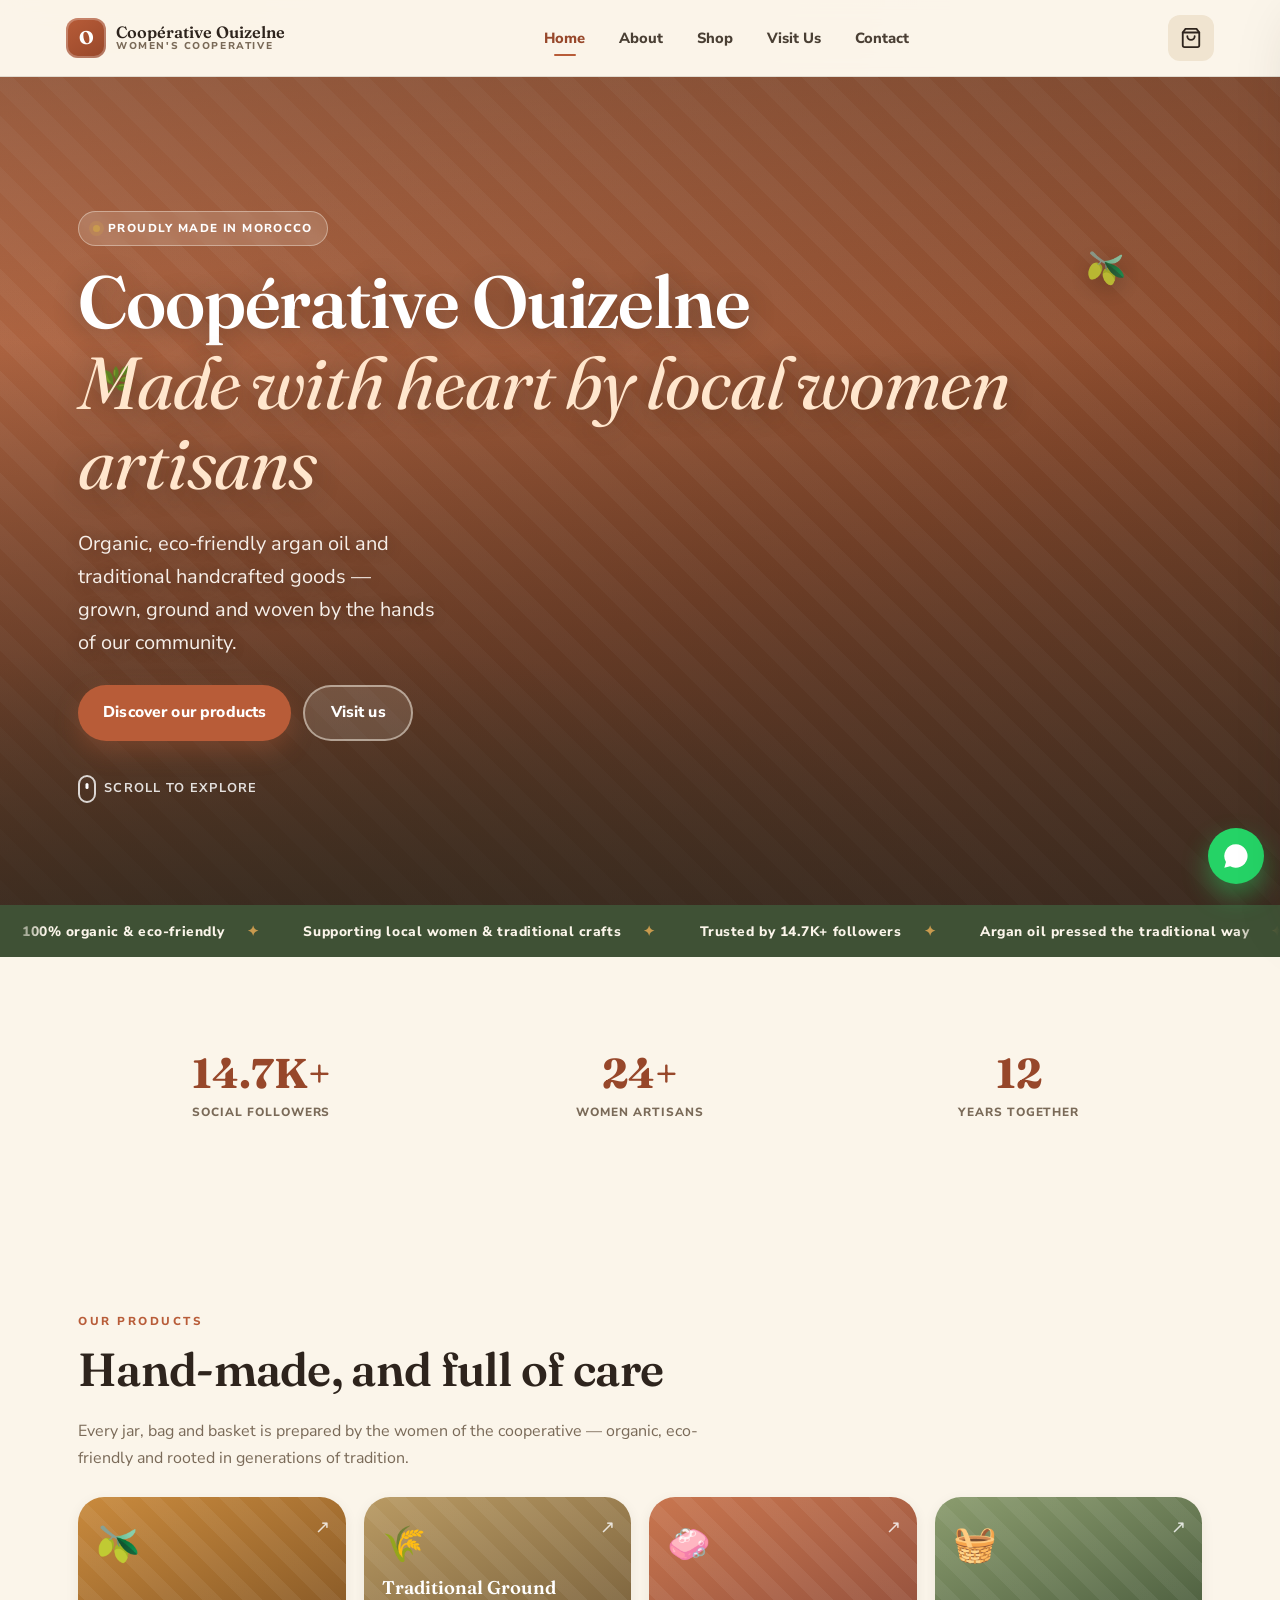
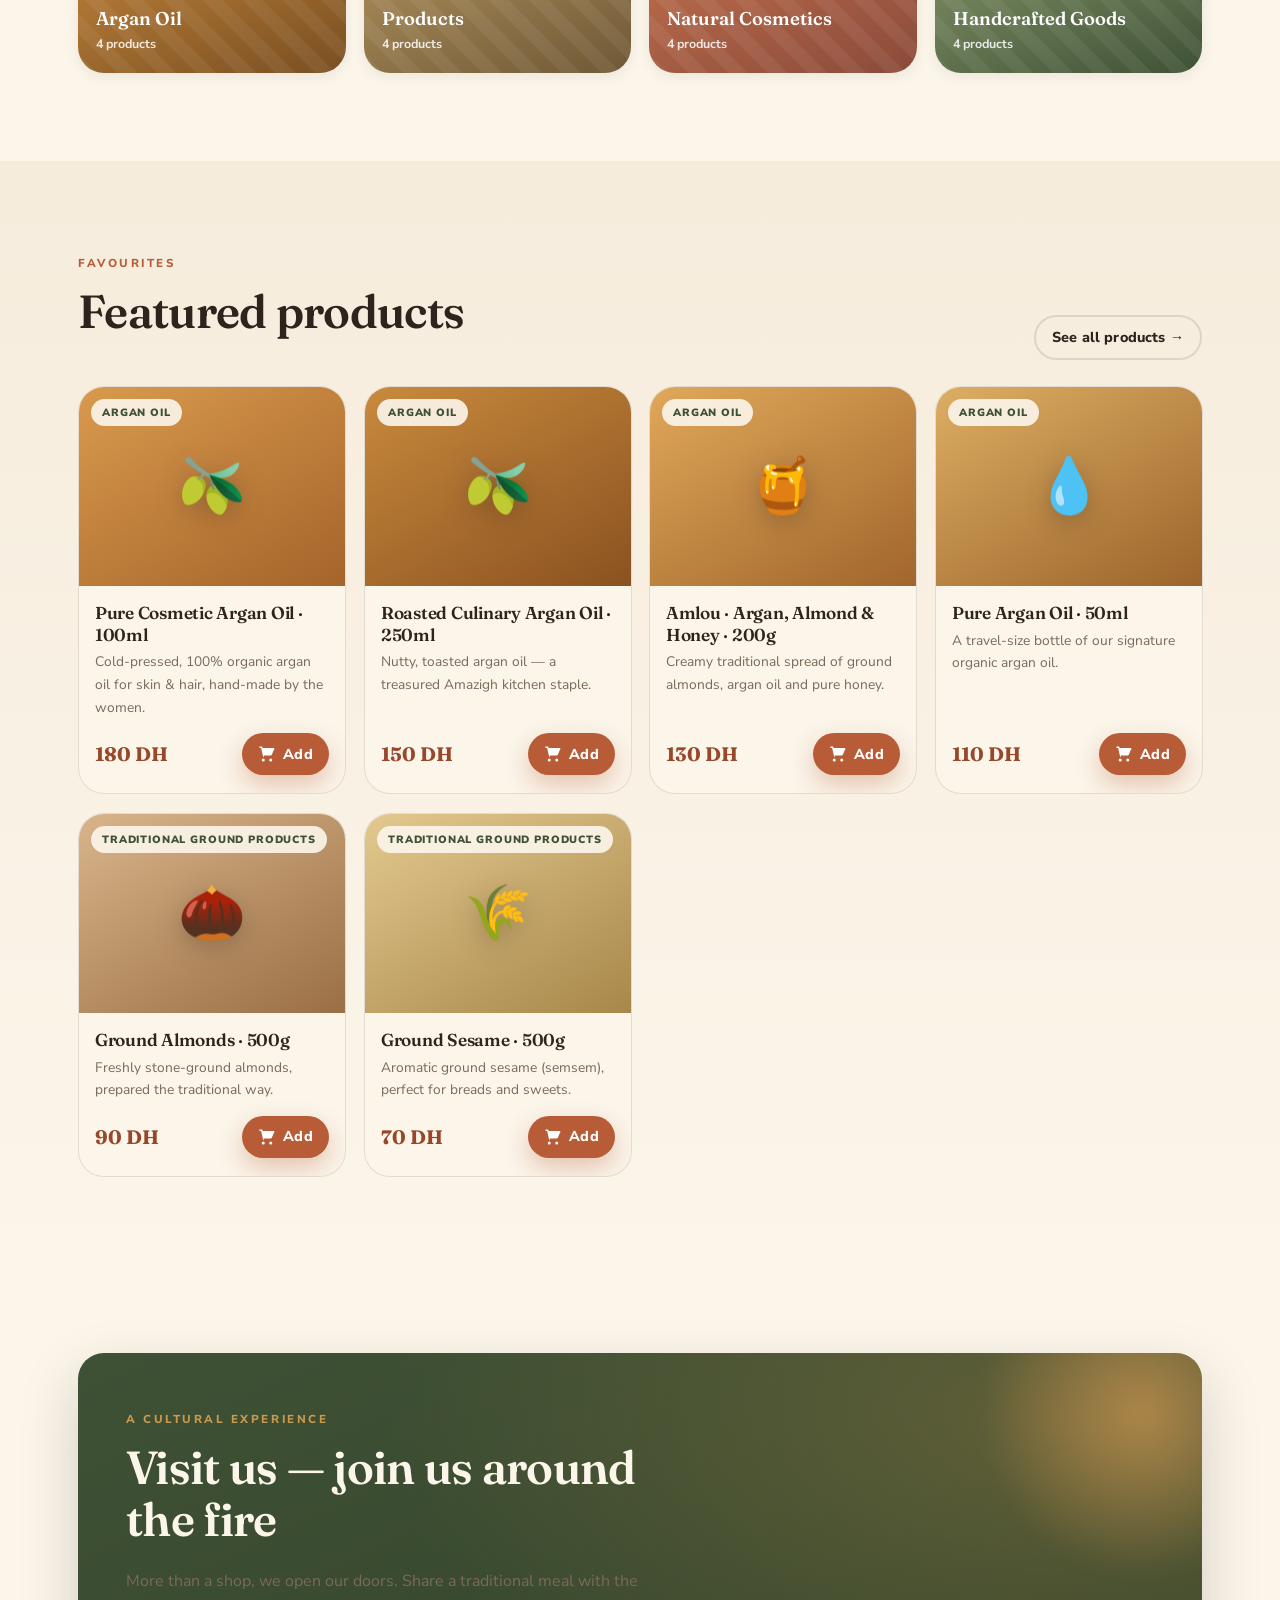
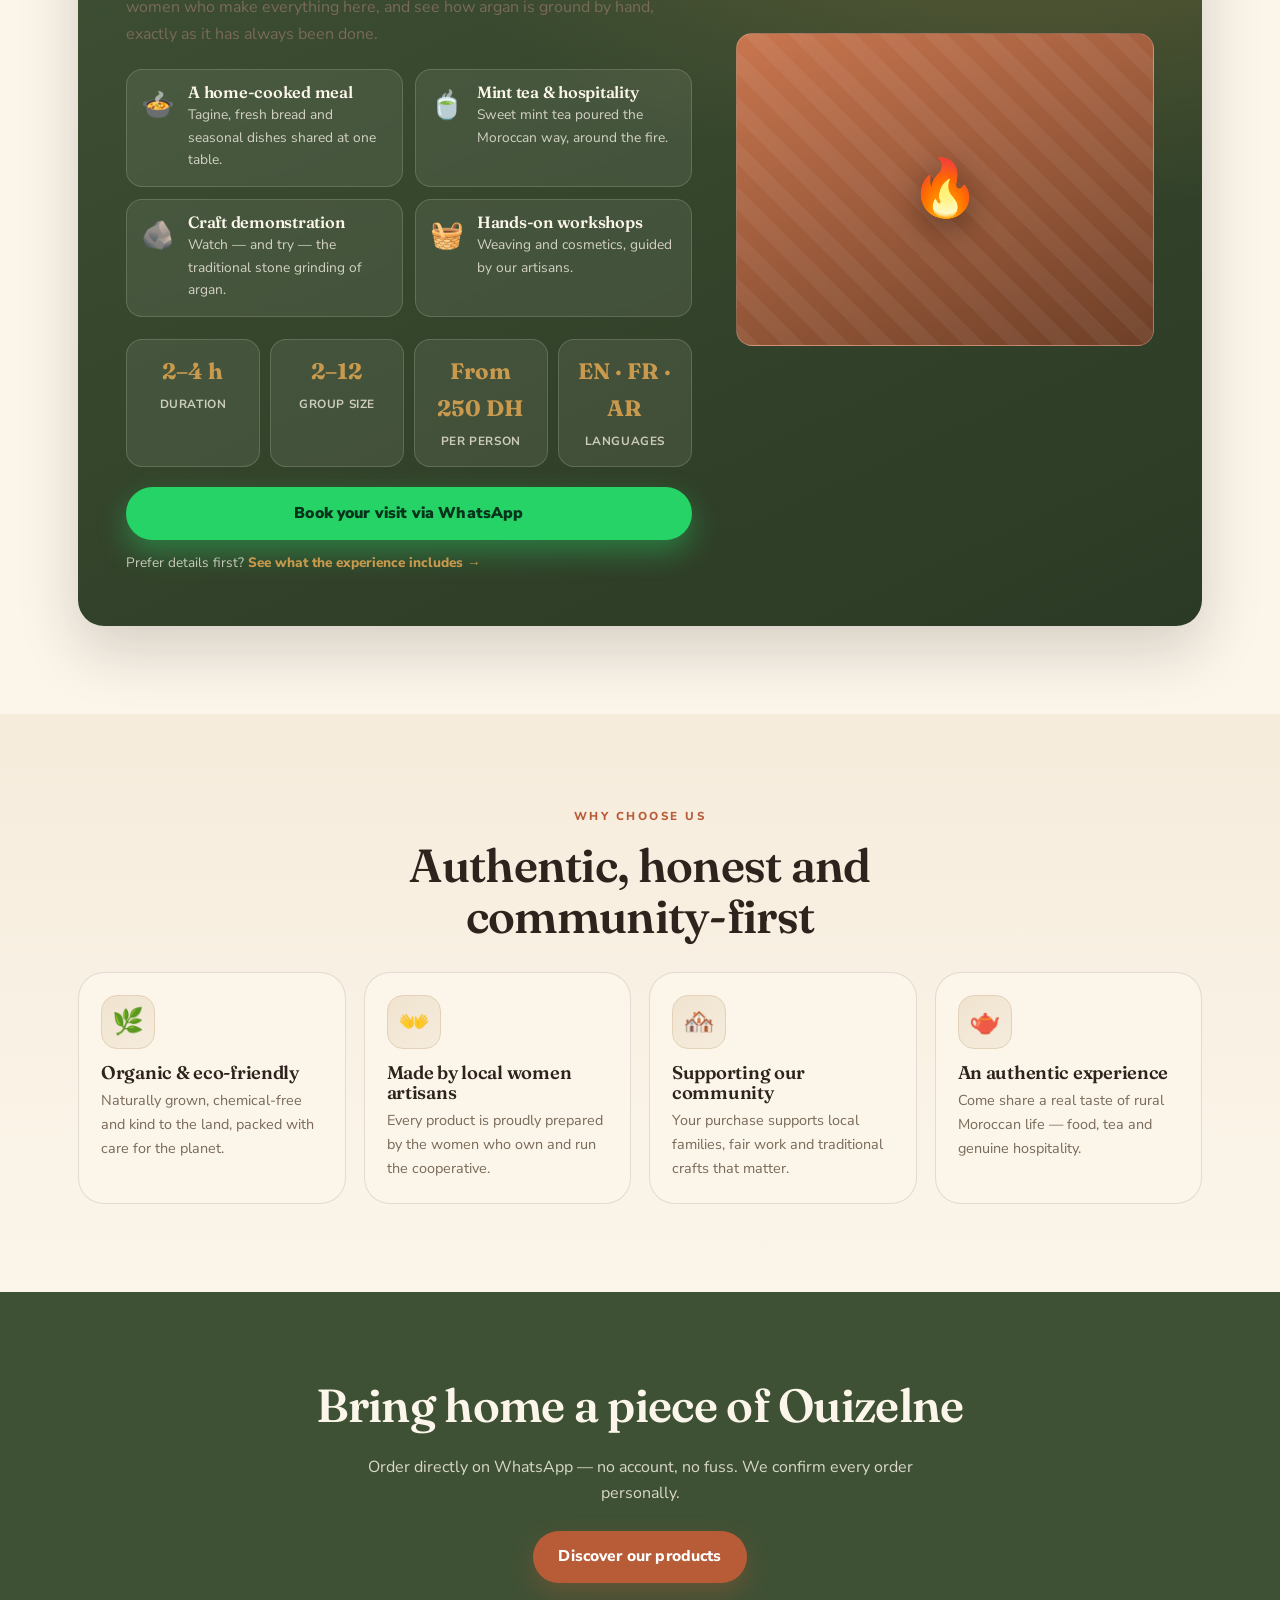
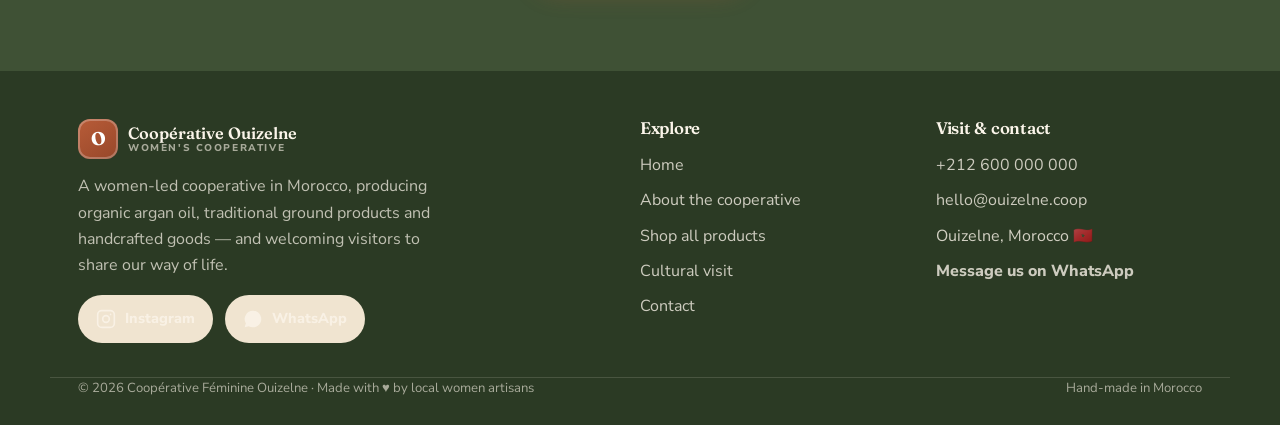
<file: index.html>
<!DOCTYPE html>
<html lang="en">
<head>
  <meta charset="UTF-8">
  <meta name="viewport" content="width=device-width, initial-scale=1.0">
  <title>Coopérative Ouizelne — Made with heart by local women artisans</title>
  <meta name="description" content="Ouizelne Women's Cooperative in Morocco — organic, eco-friendly argan oil, traditional ground products and handcrafted goods, made by local women artisans. Join us for a traditional meal and craft experience.">

  <link rel="preconnect" href="https://fonts.googleapis.com">
  <link rel="preconnect" href="https://fonts.gstatic.com" crossorigin>
  <link href="https://fonts.googleapis.com/css2?family=Fraunces:ital,opsz,wght@0,9..144,400;0,9..144,500;0,9..144,600;0,9..144,700;1,9..144,400;1,9..144,500&family=Nunito+Sans:ital,opsz,wght@0,6..12,400;0,6..12,600;0,6..12,700;0,6..12,800;0,6..12,900&display=swap" rel="stylesheet">
  <link rel="stylesheet" href="style.css">
  <link rel="icon" href="data:image/svg+xml,<svg xmlns='http://www.w3.org/2000/svg' viewBox='0 0 100 100'><rect width='100' height='100' rx='24' fill='%23b85c38'/><text x='50' y='72' font-size='64' text-anchor='middle' fill='white' font-family='Georgia'>O</text></svg>">
</head>
<body class="page-fade">

  <!-- ============================================================ NAVBAR -->
  <header class="nav" id="nav">
    <div class="nav__inner">
      <a class="brand" href="index.html" aria-label="Coopérative Ouizelne — home">
        <span class="brand__mark">O</span>
        <span class="brand__text">
          <span class="brand__name">Coopérative Ouizelne</span>
          <span class="brand__sub">Women's Cooperative</span>
        </span>
      </a>

      <nav class="nav__links" aria-label="Primary">
        <a href="index.html">Home</a>
        <a href="about.html">About</a>
        <a href="shop.html">Shop</a>
        <a href="experience.html">Visit Us</a>
        <a href="contact.html">Contact</a>
      </nav>

      <div class="nav__actions">
        <button class="cart-btn" id="cartBtn" aria-label="Open shopping cart">
          <svg viewBox="0 0 24 24" fill="none" stroke="currentColor" stroke-width="2" stroke-linecap="round" stroke-linejoin="round" aria-hidden="true">
            <path d="M6 2 3 6v14a2 2 0 0 0 2 2h14a2 2 0 0 0 2-2V6l-3-4z"/><path d="M3 6h18"/><path d="M16 10a4 4 0 0 1-8 0"/>
          </svg>
          <span class="cart-badge" id="cartBadge">0</span>
        </button>
        <button class="burger" id="burger" aria-label="Open menu" aria-expanded="false">
          <span></span><span></span><span></span>
        </button>
      </div>
    </div>
  </header>

  <div class="mobile-menu" id="mobileMenu">
    <a href="index.html" data-nav>Home</a>
    <a href="about.html" data-nav>About</a>
    <a href="shop.html" data-nav>Shop</a>
    <a href="experience.html" data-nav>Visit Us</a>
    <a href="contact.html" data-nav>Contact</a>
    <a class="btn btn--wa" href="https://wa.me/212600000000?text=Hello%20Coop%C3%A9rative%20Ouizelne!">Chat on WhatsApp</a>
  </div>

  <main>
    <!-- ============================================================ HERO -->
    <section class="hero" id="top">
      <div class="hero__media">
        <div class="ph"></div>
        <!-- Replace with a real photo of the women / landscape / craft -->
        <img src="https://images.unsplash.com/photo-1594736797933-d0501ba2fe65?auto=format&fit=crop&w=1600&q=80"
             alt="Women of the Ouizelne cooperative gathered together" onerror="this.remove()">
      </div>
      <span class="hero__motif hero__motif--1" aria-hidden="true">🫒</span>
      <span class="hero__motif hero__motif--2" aria-hidden="true">🌿</span>

      <div class="wrap hero__content">
        <span class="hero__badge"><span class="dot"></span> Proudly made in Morocco</span>
        <h1>
          Coopérative Ouizelne
          <span class="accent">Made with heart by local women artisans</span>
        </h1>
        <p class="hero__tag">Organic, eco-friendly argan oil and traditional handcrafted goods — grown, ground and woven by the hands of our community.</p>
        <div class="hero__cta">
          <a class="btn btn--primary" href="shop.html">Discover our products</a>
          <a class="btn btn--ghost" href="#visit" style="background:rgba(251,245,234,.14);border-color:rgba(251,245,234,.5);color:#fff">Visit us</a>
        </div>
        <a class="hero__scroll" href="#products" aria-label="Scroll to products">
          <span class="mouse" aria-hidden="true"></span> Scroll to explore
        </a>
      </div>
    </section>

    <!-- ============================================================ TRUST TICKER -->
    <div class="ticker" aria-label="Why people trust us">
      <div class="ticker__track" id="tickerTrack">
        <span>100% organic &amp; eco-friendly</span>
        <span>Supporting local women &amp; traditional crafts</span>
        <span>Trusted by 14.7K+ followers</span>
        <span>Argan oil pressed the traditional way</span>
        <span>Stone-ground the way our grandmothers did</span>
        <span>Welcoming visitors from around the world</span>
        <!-- duplicated by JS for a seamless loop -->
      </div>
    </div>

    <!-- ============================================================ STATS -->
    <section class="section section--tight">
      <div class="wrap">
        <div class="stats" data-reveal-group>
          <div class="stat" data-reveal>
            <div class="stat__num" data-count="14.7" data-decimals="1" data-suffix="K+">0</div>
            <div class="stat__label">Social followers</div>
          </div>
          <div class="stat" data-reveal>
            <div class="stat__num" data-count="24" data-suffix="+">0</div>
            <div class="stat__label">Women artisans</div>
          </div>
          <div class="stat" data-reveal>
            <div class="stat__num" data-count="12" data-suffix="">0</div>
            <div class="stat__label">Years together</div>
          </div>
        </div>
      </div>
    </section>

    <!-- ============================================================ CATEGORIES -->
    <section class="section" id="products">
      <div class="wrap">
        <div class="section-title" style="margin-bottom:26px" data-reveal>
          <span class="eyebrow">Our Products</span>
          <h2>Hand-made, and full of care</h2>
          <p class="section-sub">Every jar, bag and basket is prepared by the women of the cooperative — organic, eco-friendly and rooted in generations of tradition.</p>
        </div>
        <div class="grid grid-4" data-render="categories" data-reveal-group></div>
      </div>
    </section>

    <!-- ============================================================ FEATURED PRODUCTS -->
    <section class="section section--sand">
      <div class="wrap">
        <div style="display:flex;flex-wrap:wrap;gap:16px;justify-content:space-between;align-items:flex-end;margin-bottom:26px">
          <div class="section-title" data-reveal>
            <span class="eyebrow">Favourites</span>
            <h2>Featured products</h2>
          </div>
          <a class="btn btn--ghost btn--sm" href="shop.html" data-reveal>See all products →</a>
        </div>
        <div class="grid grid-4" data-render="products" data-limit="6" data-reveal-group></div>
      </div>
    </section>

    <!-- ============================================================ VISIT US (CULTURAL EXPERIENCE) -->
    <section class="section" id="visit">
      <div class="wrap">
        <div class="visit" data-reveal>
          <span class="visit__glow" aria-hidden="true"></span>
          <div class="visit-layout">
            <div>
              <span class="eyebrow">A Cultural Experience</span>
              <h2>Visit us — join us around the fire</h2>
              <p class="section-sub">More than a shop, we open our doors. Share a traditional meal with the women who make everything here, and see how argan is ground by hand, exactly as it has always been done.</p>

              <div class="visit__included">
                <div class="visit__item">
                  <span class="emj" aria-hidden="true">🍲</span>
                  <div><h4>A home-cooked meal</h4><p>Tagine, fresh bread and seasonal dishes shared at one table.</p></div>
                </div>
                <div class="visit__item">
                  <span class="emj" aria-hidden="true">🍵</span>
                  <div><h4>Mint tea &amp; hospitality</h4><p>Sweet mint tea poured the Moroccan way, around the fire.</p></div>
                </div>
                <div class="visit__item">
                  <span class="emj" aria-hidden="true">🪨</span>
                  <div><h4>Craft demonstration</h4><p>Watch — and try — the traditional stone grinding of argan.</p></div>
                </div>
                <div class="visit__item">
                  <span class="emj" aria-hidden="true">🧺</span>
                  <div><h4>Hands-on workshops</h4><p>Weaving and cosmetics, guided by our artisans.</p></div>
                </div>
              </div>

              <div class="facts">
                <div class="fact"><strong>2–4 h</strong><span>Duration</span></div>
                <div class="fact"><strong>2–12</strong><span>Group size</span></div>
                <div class="fact"><strong>From 250 DH</strong><span>Per person</span></div>
                <div class="fact"><strong>EN · FR · AR</strong><span>Languages</span></div>
              </div>

              <a class="btn btn--wa btn--block"
                 href="https://wa.me/212600000000?text=Hello%20Coop%C3%A9rative%20Ouizelne%2C%20I%20would%20like%20to%20book%20a%20cultural%20visit%20(meal%20%2B%20craft%20demonstration).%20Could%20you%20tell%20me%20the%20available%20dates%3F"
                 target="_blank" rel="noopener">
                Book your visit via WhatsApp
              </a>
              <p style="margin:12px 0 0;font-size:.85rem;color:rgba(251,245,234,.75)">
                Prefer details first? <a href="experience.html" style="color:var(--gold);font-weight:800">See what the experience includes →</a>
              </p>
            </div>

            <div class="visit__media">
              <span class="emoji-overlay" aria-hidden="true">🔥</span>
              <img src="https://images.unsplash.com/photo-1539020140153-e479b8c22e70?auto=format&fit=crop&w=1000&q=80"
                   alt="Traditional meal and mint tea shared around the fire" loading="lazy" onerror="this.remove()">
            </div>
          </div>
        </div>
      </div>
    </section>

    <!-- ============================================================ WHY CHOOSE US -->
    <section class="section section--sand">
      <div class="wrap">
        <div class="center section-title mx-auto" style="margin-bottom:30px" data-reveal>
          <span class="eyebrow">Why choose us</span>
          <h2>Authentic, honest and community-first</h2>
        </div>
        <div class="grid grid-4" data-reveal-group>
          <div class="feature" data-reveal>
            <div class="feature__icon" aria-hidden="true">🌿</div>
            <h3>Organic &amp; eco-friendly</h3>
            <p>Naturally grown, chemical-free and kind to the land, packed with care for the planet.</p>
          </div>
          <div class="feature" data-reveal>
            <div class="feature__icon" aria-hidden="true">👐</div>
            <h3>Made by local women artisans</h3>
            <p>Every product is proudly prepared by the women who own and run the cooperative.</p>
          </div>
          <div class="feature" data-reveal>
            <div class="feature__icon" aria-hidden="true">🏘️</div>
            <h3>Supporting our community</h3>
            <p>Your purchase supports local families, fair work and traditional crafts that matter.</p>
          </div>
          <div class="feature" data-reveal>
            <div class="feature__icon" aria-hidden="true">🫖</div>
            <h3>An authentic experience</h3>
            <p>Come share a real taste of rural Moroccan life — food, tea and genuine hospitality.</p>
          </div>
        </div>
      </div>
    </section>

    <!-- ============================================================ CTA STRIP -->
    <section class="section section--olive">
      <div class="wrap center">
        <h2 data-reveal>Bring home a piece of Ouizelne</h2>
        <p class="section-sub mx-auto" data-reveal style="margin-bottom:24px">Order directly on WhatsApp — no account, no fuss. We confirm every order personally.</p>
        <a class="btn btn--primary" href="shop.html" data-reveal>Discover our products</a>
      </div>
    </section>
  </main>

  <!-- ============================================================ FOOTER -->
  <footer class="footer">
    <div class="wrap footer__grid">
      <div class="footer__brand">
        <a class="brand" href="index.html" style="margin-bottom:14px">
          <span class="brand__mark">O</span>
          <span class="brand__text">
            <span class="brand__name">Coopérative Ouizelne</span>
            <span class="brand__sub">Women's Cooperative</span>
          </span>
        </a>
        <p style="color:rgba(251,245,234,.72);max-width:38ch">A women-led cooperative in Morocco, producing organic argan oil, traditional ground products and handcrafted goods — and welcoming visitors to share our way of life.</p>
        <div class="socials" style="margin-top:16px">
          <a class="social-btn" href="https://instagram.com/cooperative_feminine_ouizelne" target="_blank" rel="noopener" aria-label="Instagram">
            <svg viewBox="0 0 24 24" fill="none" stroke="currentColor" stroke-width="2"><rect x="2" y="2" width="20" height="20" rx="5"/><circle cx="12" cy="12" r="4"/><circle cx="17.5" cy="6.5" r="1" fill="currentColor" stroke="none"/></svg>
            Instagram
          </a>
          <a class="social-btn" href="https://wa.me/212600000000" target="_blank" rel="noopener" aria-label="WhatsApp">
            <svg viewBox="0 0 24 24" fill="currentColor"><path d="M12 2a10 10 0 0 0-8.6 15.1L2 22l5-1.3A10 10 0 1 0 12 2zm5.5 12.4c-.3-.2-1.8-.9-2-1s-.5-.1-.7.1-.8 1-1 1.2-.4.2-.7.1c-.3-.2-1.3-.5-2.4-1.5-.9-.8-1.5-1.8-1.7-2.1s0-.5.1-.6l.5-.6c.2-.2.2-.3.3-.5s0-.4 0-.5-.7-1.6-.9-2.2c-.2-.6-.5-.5-.7-.5h-.6c-.2 0-.5.1-.8.4s-1 1-1 2.5 1 2.9 1.2 3.1 2.1 3.2 5 4.5c.7.3 1.2.5 1.7.6.7.2 1.3.2 1.8.1.6-.1 1.8-.7 2-1.4.3-.7.3-1.3.2-1.4s-.3-.2-.6-.3z"/></svg>
            WhatsApp
          </a>
        </div>
      </div>

      <div>
        <h4>Explore</h4>
        <ul class="footer__links">
          <li><a href="index.html">Home</a></li>
          <li><a href="about.html">About the cooperative</a></li>
          <li><a href="shop.html">Shop all products</a></li>
          <li><a href="experience.html">Cultural visit</a></li>
          <li><a href="contact.html">Contact</a></li>
        </ul>
      </div>

      <div>
        <h4>Visit &amp; contact</h4>
        <ul class="footer__links">
          <li><a href="tel:+212600000000">+212 600 000 000</a></li>
          <li><a href="mailto:hello@ouizelne.coop">hello@ouizelne.coop</a></li>
          <li>Ouizelne, Morocco 🇲🇦</li>
          <li><a class="footer__wa" href="https://wa.me/212600000000" target="_blank" rel="noopener">Message us on WhatsApp</a></li>
        </ul>
      </div>
    </div>

    <div class="wrap footer__bottom">
      <span>© <span data-year>2025</span> Coopérative Féminine Ouizelne · Made with ♥ by local women artisans</span>
      <span>Hand-made in Morocco</span>
    </div>
  </footer>

  <!-- Floating WhatsApp -->
  <a class="wa-float" href="https://wa.me/212600000000?text=Hello%20Coop%C3%A9rative%20Ouizelne!" target="_blank" rel="noopener" aria-label="Chat on WhatsApp">
    <svg viewBox="0 0 24 24" fill="currentColor" aria-hidden="true"><path d="M12 2a10 10 0 0 0-8.6 15.1L2 22l5-1.3A10 10 0 1 0 12 2zm5.5 12.4c-.3-.2-1.8-.9-2-1s-.5-.1-.7.1-.8 1-1 1.2-.4.2-.7.1c-.3-.2-1.3-.5-2.4-1.5-.9-.8-1.5-1.8-1.7-2.1s0-.5.1-.6l.5-.6c.2-.2.2-.3.3-.5s0-.4 0-.5-.7-1.6-.9-2.2c-.2-.6-.5-.5-.7-.5h-.6c-.2 0-.5.1-.8.4s-1 1-1 2.5 1 2.9 1.2 3.1 2.1 3.2 5 4.5c.7.3 1.2.5 1.7.6.7.2 1.3.2 1.8.1.6-.1 1.8-.7 2-1.4.3-.7.3-1.3.2-1.4s-.3-.2-.6-.3z"/></svg>
  </a>

  <script src="products.js"></script>
  <script src="cart.js"></script>
  <script src="script.js"></script>
</body>
</html>
</file>
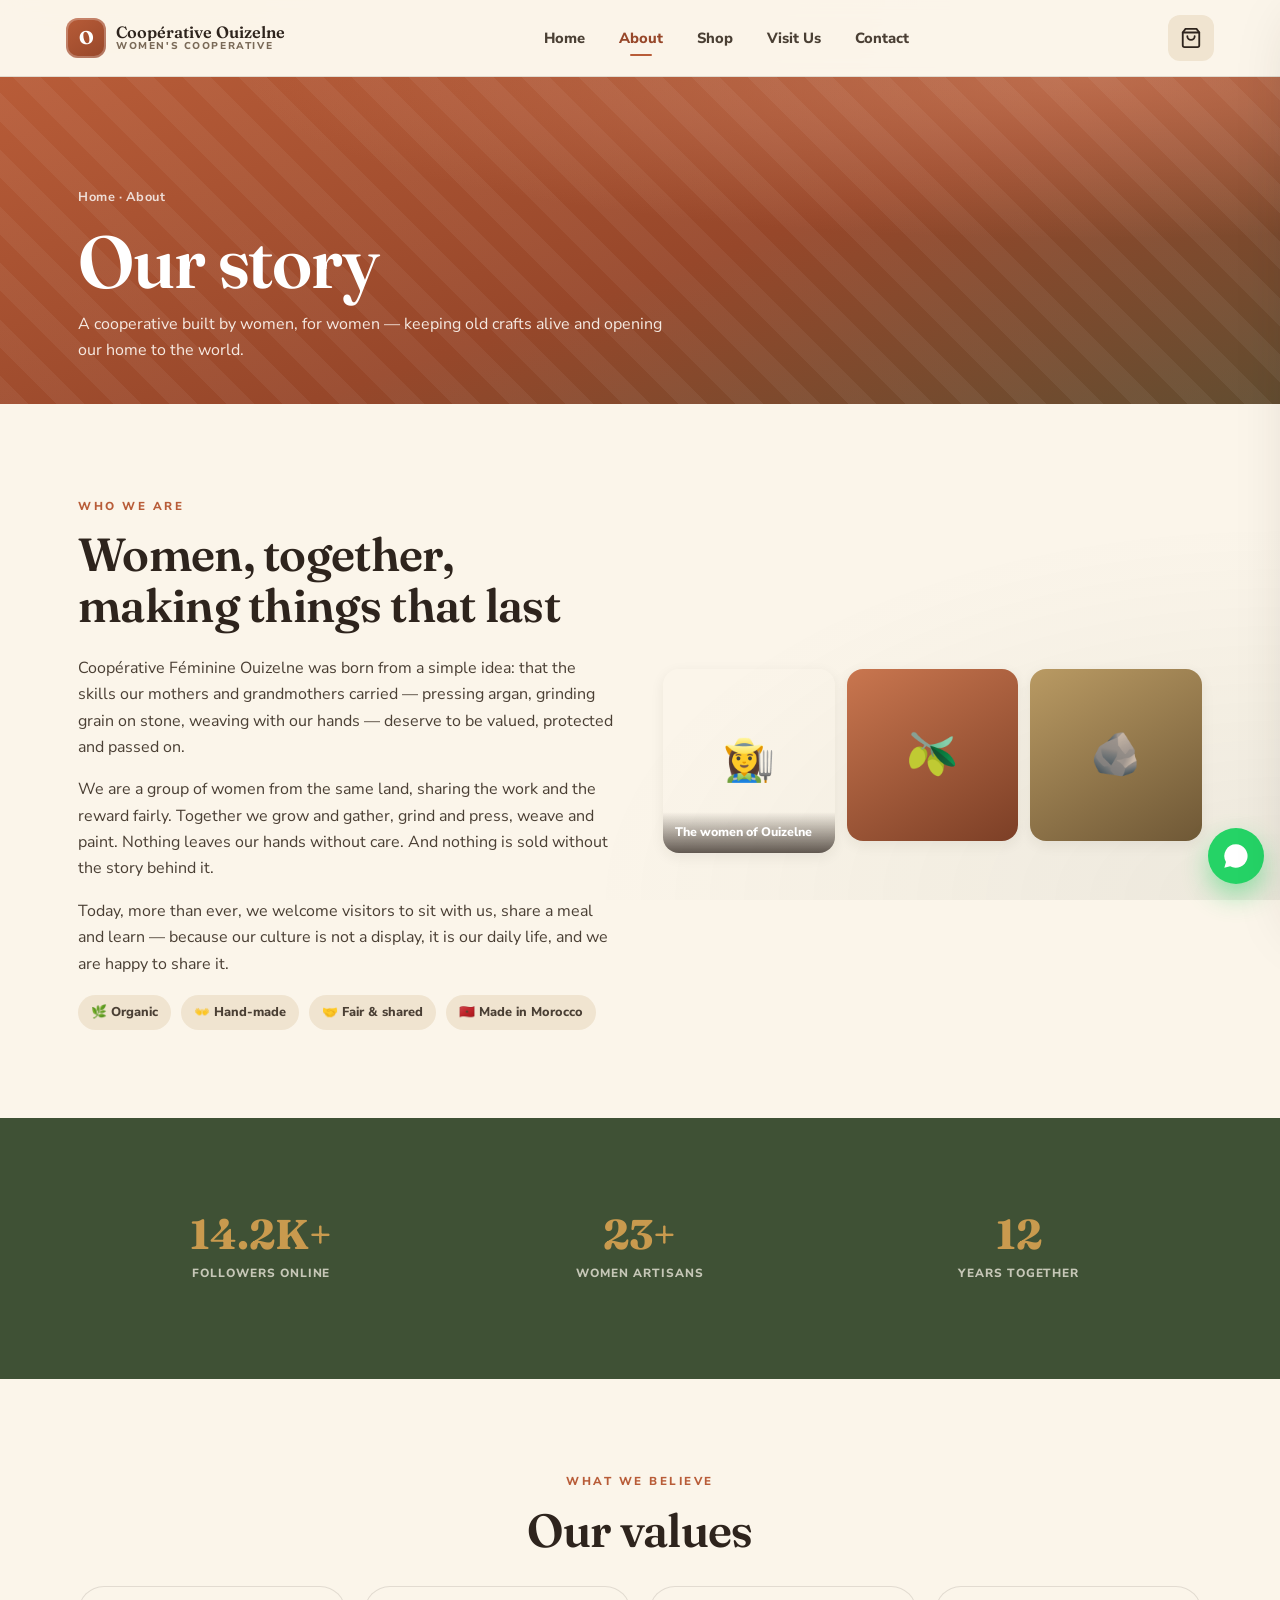
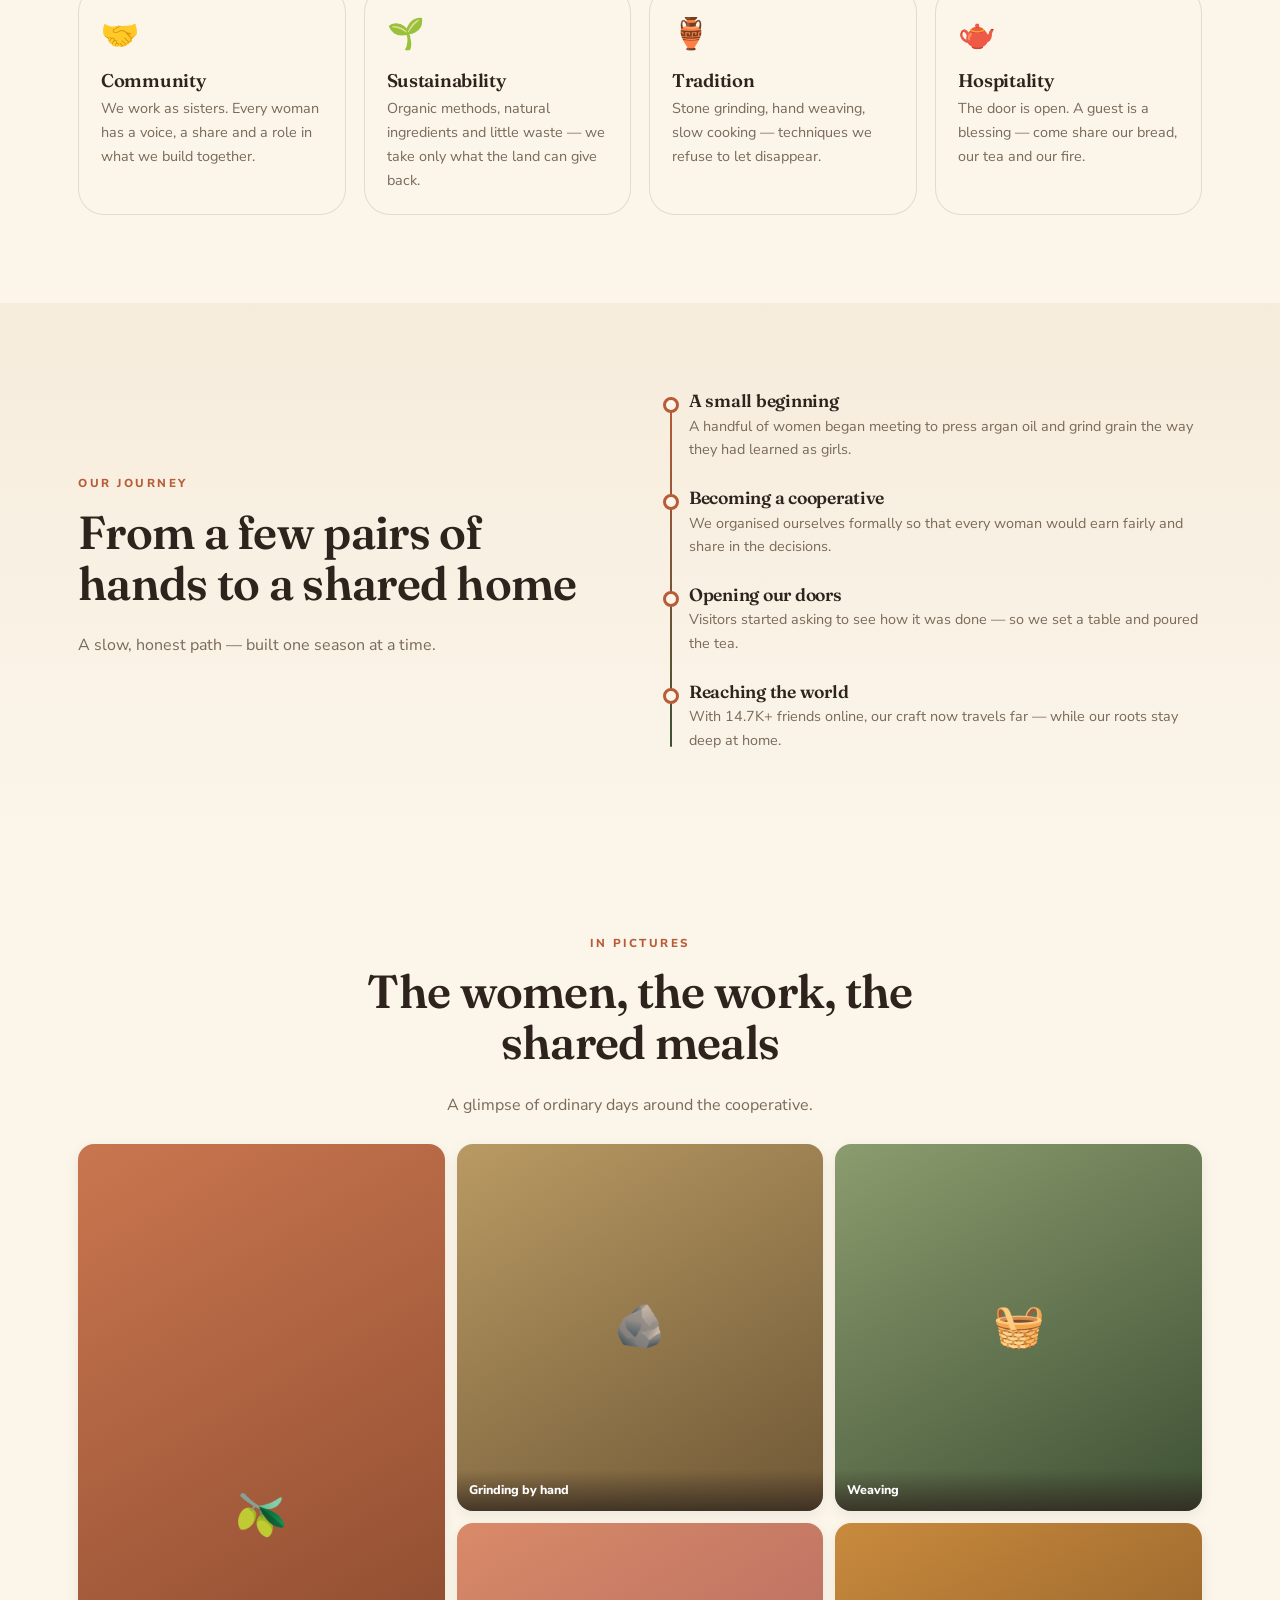
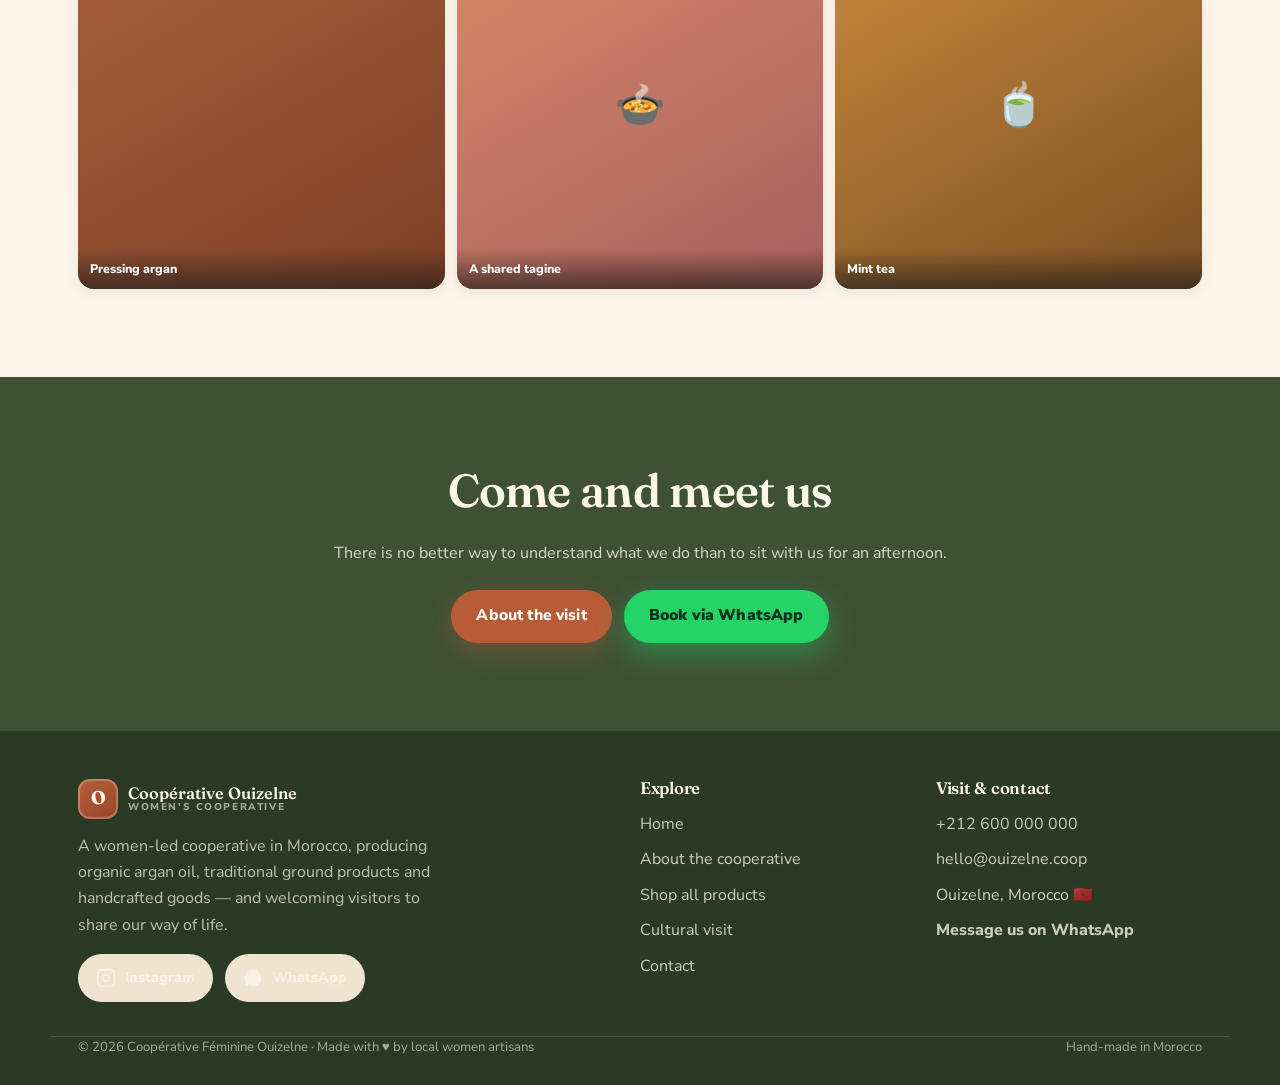
<file: about.html>
<!DOCTYPE html>
<html lang="en">
<head>
  <meta charset="UTF-8">
  <meta name="viewport" content="width=device-width, initial-scale=1.0">
  <title>About — Coopérative Ouizelne | Women artisans of Morocco</title>
  <meta name="description" content="The story of Coopérative Féminine Ouizelne — a women-led cooperative preserving traditional crafts, producing organic products and welcoming visitors to share our way of life.">
  <link rel="preconnect" href="https://fonts.googleapis.com">
  <link rel="preconnect" href="https://fonts.gstatic.com" crossorigin>
  <link href="https://fonts.googleapis.com/css2?family=Fraunces:ital,opsz,wght@0,9..144,400;0,9..144,500;0,9..144,600;0,9..144,700;1,9..144,400;1,9..144,500&family=Nunito+Sans:ital,opsz,wght@0,6..12,400;0,6..12,600;0,6..12,700;0,6..12,800;0,6..12,900&display=swap" rel="stylesheet">
  <link rel="stylesheet" href="style.css">
  <link rel="icon" href="data:image/svg+xml,<svg xmlns='http://www.w3.org/2000/svg' viewBox='0 0 100 100'><rect width='100' height='100' rx='24' fill='%23b85c38'/><text x='50' y='72' font-size='64' text-anchor='middle' fill='white' font-family='Georgia'>O</text></svg>">
</head>
<body class="page-fade">

  <header class="nav" id="nav">
    <div class="nav__inner">
      <a class="brand" href="index.html" aria-label="Coopérative Ouizelne — home">
        <span class="brand__mark">O</span>
        <span class="brand__text">
          <span class="brand__name">Coopérative Ouizelne</span>
          <span class="brand__sub">Women's Cooperative</span>
        </span>
      </a>
      <nav class="nav__links" aria-label="Primary">
        <a href="index.html">Home</a>
        <a href="about.html">About</a>
        <a href="shop.html">Shop</a>
        <a href="experience.html">Visit Us</a>
        <a href="contact.html">Contact</a>
      </nav>
      <div class="nav__actions">
        <button class="cart-btn" id="cartBtn" aria-label="Open shopping cart">
          <svg viewBox="0 0 24 24" fill="none" stroke="currentColor" stroke-width="2" stroke-linecap="round" stroke-linejoin="round" aria-hidden="true"><path d="M6 2 3 6v14a2 2 0 0 0 2 2h14a2 2 0 0 0 2-2V6l-3-4z"/><path d="M3 6h18"/><path d="M16 10a4 4 0 0 1-8 0"/></svg>
          <span class="cart-badge" id="cartBadge">0</span>
        </button>
        <button class="burger" id="burger" aria-label="Open menu" aria-expanded="false"><span></span><span></span><span></span></button>
      </div>
    </div>
  </header>

  <div class="mobile-menu" id="mobileMenu">
    <a href="index.html" data-nav>Home</a>
    <a href="about.html" data-nav>About</a>
    <a href="shop.html" data-nav>Shop</a>
    <a href="experience.html" data-nav>Visit Us</a>
    <a href="contact.html" data-nav>Contact</a>
    <a class="btn btn--wa" href="https://wa.me/212600000000?text=Hello%20Coop%C3%A9rative%20Ouizelne!">Chat on WhatsApp</a>
  </div>

  <main>
    <section class="page-head">
      <div class="wrap">
        <div class="breadcrumb"><a href="index.html">Home</a> · About</div>
        <h1>Our story</h1>
        <p>A cooperative built by women, for women — keeping old crafts alive and opening our home to the world.</p>
      </div>
    </section>

    <section class="section">
      <div class="wrap grid grid-2">
        <div data-reveal="left">
          <span class="eyebrow">Who we are</span>
          <h2>Women, together, making things that last</h2>
          <p>Coopérative Féminine Ouizelne was born from a simple idea: that the skills our mothers and grandmothers carried — pressing argan, grinding grain on stone, weaving with our hands — deserve to be valued, protected and passed on.</p>
          <p>We are a group of women from the same land, sharing the work and the reward fairly. Together we grow and gather, grind and press, weave and paint. Nothing leaves our hands without care. And nothing is sold without the story behind it.</p>
          <p>Today, more than ever, we welcome visitors to sit with us, share a meal and learn — because our culture is not a display, it is our daily life, and we are happy to share it.</p>
          <div class="tagline-row" style="margin-top:18px">
            <span class="pill">🌿 Organic</span>
            <span class="pill">👐 Hand-made</span>
            <span class="pill">🤝 Fair &amp; shared</span>
            <span class="pill">🇲🇦 Made in Morocco</span>
          </div>
        </div>
        <div data-reveal="right">
          <div class="mosaic">
            <div class="mosaic__item tall">
              <span aria-hidden="true">👩‍🌾</span>
              <span class="cap">The women of Ouizelne</span>
            </div>
            <div class="mosaic__item" style="background:linear-gradient(150deg,#c9764f,#7c3f26)">
              <span aria-hidden="true">🫒</span>
            </div>
            <div class="mosaic__item" style="background:linear-gradient(150deg,#b99a63,#6f5836)">
              <span aria-hidden="true">🪨</span>
            </div>
          </div>
        </div>
      </div>
    </section>

    <section class="section section--olive section--tight">
      <div class="wrap">
        <div class="stats" data-reveal-group>
          <div class="stat" data-reveal>
            <div class="stat__num" data-count="14.7" data-decimals="1" data-suffix="K+">0</div>
            <div class="stat__label">Followers online</div>
          </div>
          <div class="stat" data-reveal>
            <div class="stat__num" data-count="24" data-suffix="+">0</div>
            <div class="stat__label">Women artisans</div>
          </div>
          <div class="stat" data-reveal>
            <div class="stat__num" data-count="12" data-suffix="">0</div>
            <div class="stat__label">Years together</div>
          </div>
        </div>
      </div>
    </section>

    <section class="section">
      <div class="wrap">
        <div class="center section-title mx-auto" style="margin-bottom:30px" data-reveal>
          <span class="eyebrow">What we believe</span>
          <h2>Our values</h2>
        </div>
        <div class="grid grid-4" data-reveal-group>
          <div class="value-card" data-reveal>
            <div class="emoji" aria-hidden="true">🤝</div>
            <h3>Community</h3>
            <p>We work as sisters. Every woman has a voice, a share and a role in what we build together.</p>
          </div>
          <div class="value-card" data-reveal>
            <div class="emoji" aria-hidden="true">🌱</div>
            <h3>Sustainability</h3>
            <p>Organic methods, natural ingredients and little waste — we take only what the land can give back.</p>
          </div>
          <div class="value-card" data-reveal>
            <div class="emoji" aria-hidden="true">🏺</div>
            <h3>Tradition</h3>
            <p>Stone grinding, hand weaving, slow cooking — techniques we refuse to let disappear.</p>
          </div>
          <div class="value-card" data-reveal>
            <div class="emoji" aria-hidden="true">🫖</div>
            <h3>Hospitality</h3>
            <p>The door is open. A guest is a blessing — come share our bread, our tea and our fire.</p>
          </div>
        </div>
      </div>
    </section>

    <section class="section section--sand">
      <div class="wrap grid grid-2">
        <div data-reveal="left">
          <span class="eyebrow">Our journey</span>
          <h2>From a few pairs of hands to a shared home</h2>
          <p class="section-sub">A slow, honest path — built one season at a time.</p>
        </div>
        <div class="timeline" data-reveal="right">
          <div class="tl-item">
            <h3>A small beginning</h3>
            <p>A handful of women began meeting to press argan oil and grind grain the way they had learned as girls.</p>
          </div>
          <div class="tl-item">
            <h3>Becoming a cooperative</h3>
            <p>We organised ourselves formally so that every woman would earn fairly and share in the decisions.</p>
          </div>
          <div class="tl-item">
            <h3>Opening our doors</h3>
            <p>Visitors started asking to see how it was done — so we set a table and poured the tea.</p>
          </div>
          <div class="tl-item">
            <h3>Reaching the world</h3>
            <p>With 14.7K+ friends online, our craft now travels far — while our roots stay deep at home.</p>
          </div>
        </div>
      </div>
    </section>

    <section class="section">
      <div class="wrap">
        <div class="section-title center mx-auto" style="margin-bottom:26px" data-reveal>
          <span class="eyebrow">In pictures</span>
          <h2>The women, the work, the shared meals</h2>
          <p class="section-sub">A glimpse of ordinary days around the cooperative.</p>
        </div>
        <div class="mosaic" data-reveal>
          <div class="mosaic__item tall" style="background:linear-gradient(150deg,#c9764f,#7c3f26)"><span aria-hidden="true">🫒</span><span class="cap">Pressing argan</span></div>
          <div class="mosaic__item" style="background:linear-gradient(150deg,#b99a63,#6f5836)"><span aria-hidden="true">🪨</span><span class="cap">Grinding by hand</span></div>
          <div class="mosaic__item" style="background:linear-gradient(150deg,#8b9c6e,#3f5135)"><span aria-hidden="true">🧺</span><span class="cap">Weaving</span></div>
          <div class="mosaic__item" style="background:linear-gradient(150deg,#d98a68,#a85f5f)"><span aria-hidden="true">🍲</span><span class="cap">A shared tagine</span></div>
          <div class="mosaic__item" style="background:linear-gradient(150deg,#c98a3d,#7a4f22)"><span aria-hidden="true">🍵</span><span class="cap">Mint tea</span></div>
        </div>
      </div>
    </section>

    <section class="section section--olive">
      <div class="wrap center">
        <h2 data-reveal>Come and meet us</h2>
        <p class="section-sub mx-auto" data-reveal style="margin-bottom:24px">There is no better way to understand what we do than to sit with us for an afternoon.</p>
        <div style="display:flex;gap:12px;justify-content:center;flex-wrap:wrap" data-reveal>
          <a class="btn btn--primary" href="experience.html">About the visit</a>
          <a class="btn btn--wa" href="https://wa.me/212600000000?text=Hello%20Coop%C3%A9rative%20Ouizelne%2C%20I%20would%20like%20to%20book%20a%20visit." target="_blank" rel="noopener">Book via WhatsApp</a>
        </div>
      </div>
    </section>
  </main>

  <footer class="footer">
    <div class="wrap footer__grid">
      <div class="footer__brand">
        <a class="brand" href="index.html" style="margin-bottom:14px">
          <span class="brand__mark">O</span>
          <span class="brand__text"><span class="brand__name">Coopérative Ouizelne</span><span class="brand__sub">Women's Cooperative</span></span>
        </a>
        <p style="color:rgba(251,245,234,.72);max-width:38ch">A women-led cooperative in Morocco, producing organic argan oil, traditional ground products and handcrafted goods — and welcoming visitors to share our way of life.</p>
        <div class="socials" style="margin-top:16px">
          <a class="social-btn" href="https://instagram.com/cooperative_feminine_ouizelne" target="_blank" rel="noopener"><svg viewBox="0 0 24 24" fill="none" stroke="currentColor" stroke-width="2"><rect x="2" y="2" width="20" height="20" rx="5"/><circle cx="12" cy="12" r="4"/><circle cx="17.5" cy="6.5" r="1" fill="currentColor" stroke="none"/></svg> Instagram</a>
          <a class="social-btn" href="https://wa.me/212600000000" target="_blank" rel="noopener"><svg viewBox="0 0 24 24" fill="currentColor"><path d="M12 2a10 10 0 0 0-8.6 15.1L2 22l5-1.3A10 10 0 1 0 12 2zm5.5 12.4c-.3-.2-1.8-.9-2-1s-.5-.1-.7.1-.8 1-1 1.2-.4.2-.7.1c-.3-.2-1.3-.5-2.4-1.5-.9-.8-1.5-1.8-1.7-2.1s0-.5.1-.6l.5-.6c.2-.2.2-.3.3-.5s0-.4 0-.5-.7-1.6-.9-2.2c-.2-.6-.5-.5-.7-.5h-.6c-.2 0-.5.1-.8.4s-1 1-1 2.5 1 2.9 1.2 3.1 2.1 3.2 5 4.5c.7.3 1.2.5 1.7.6.7.2 1.3.2 1.8.1.6-.1 1.8-.7 2-1.4.3-.7.3-1.3.2-1.4s-.3-.2-.6-.3z"/></svg> WhatsApp</a>
        </div>
      </div>
      <div>
        <h4>Explore</h4>
        <ul class="footer__links">
          <li><a href="index.html">Home</a></li>
          <li><a href="about.html">About the cooperative</a></li>
          <li><a href="shop.html">Shop all products</a></li>
          <li><a href="experience.html">Cultural visit</a></li>
          <li><a href="contact.html">Contact</a></li>
        </ul>
      </div>
      <div>
        <h4>Visit &amp; contact</h4>
        <ul class="footer__links">
          <li><a href="tel:+212600000000">+212 600 000 000</a></li>
          <li><a href="mailto:hello@ouizelne.coop">hello@ouizelne.coop</a></li>
          <li>Ouizelne, Morocco 🇲🇦</li>
          <li><a class="footer__wa" href="https://wa.me/212600000000" target="_blank" rel="noopener">Message us on WhatsApp</a></li>
        </ul>
      </div>
    </div>
    <div class="wrap footer__bottom">
      <span>© <span data-year>2025</span> Coopérative Féminine Ouizelne · Made with ♥ by local women artisans</span>
      <span>Hand-made in Morocco</span>
    </div>
  </footer>

  <a class="wa-float" href="https://wa.me/212600000000?text=Hello%20Coop%C3%A9rative%20Ouizelne!" target="_blank" rel="noopener" aria-label="Chat on WhatsApp">
    <svg viewBox="0 0 24 24" fill="currentColor" aria-hidden="true"><path d="M12 2a10 10 0 0 0-8.6 15.1L2 22l5-1.3A10 10 0 1 0 12 2zm5.5 12.4c-.3-.2-1.8-.9-2-1s-.5-.1-.7.1-.8 1-1 1.2-.4.2-.7.1c-.3-.2-1.3-.5-2.4-1.5-.9-.8-1.5-1.8-1.7-2.1s0-.5.1-.6l.5-.6c.2-.2.2-.3.3-.5s0-.4 0-.5-.7-1.6-.9-2.2c-.2-.6-.5-.5-.7-.5h-.6c-.2 0-.5.1-.8.4s-1 1-1 2.5 1 2.9 1.2 3.1 2.1 3.2 5 4.5c.7.3 1.2.5 1.7.6.7.2 1.3.2 1.8.1.6-.1 1.8-.7 2-1.4.3-.7.3-1.3.2-1.4s-.3-.2-.6-.3z"/></svg>
  </a>

  <script src="products.js"></script>
  <script src="cart.js"></script>
  <script src="script.js"></script>
</body>
</html>
</file>
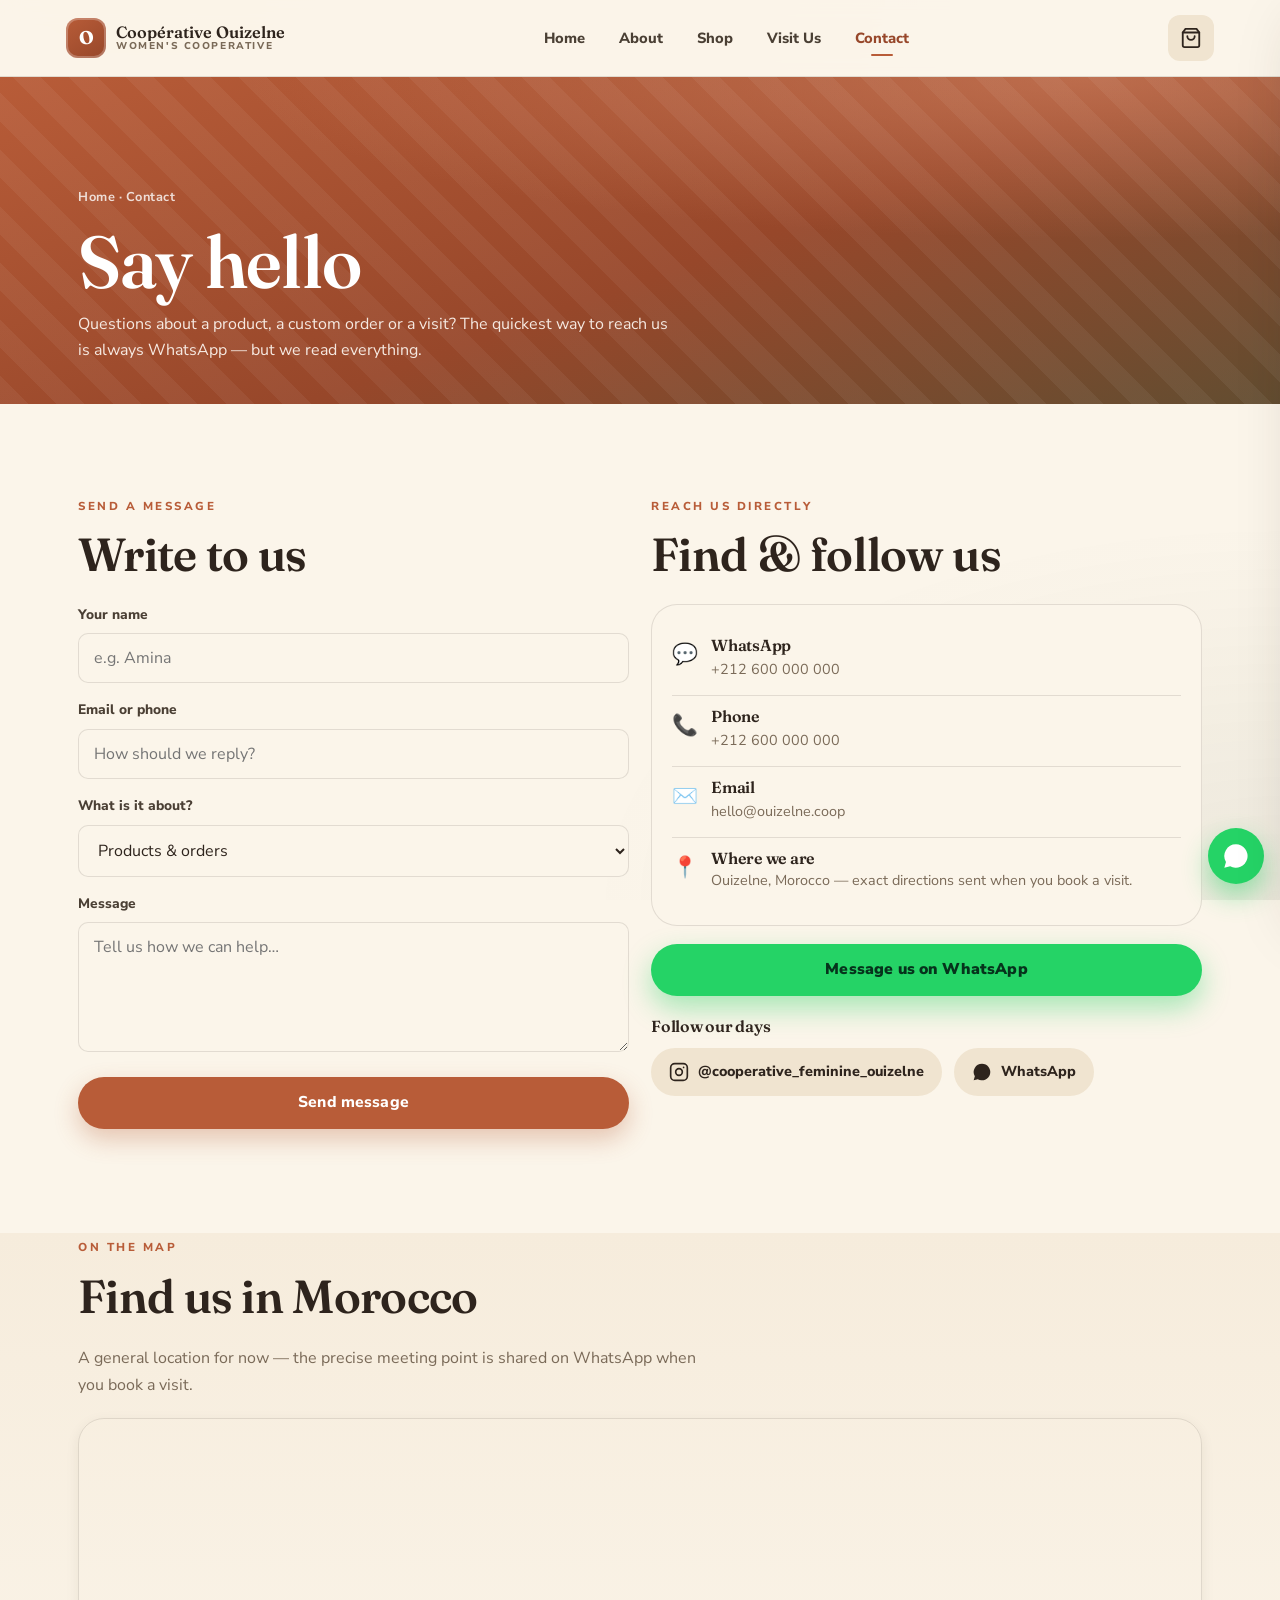
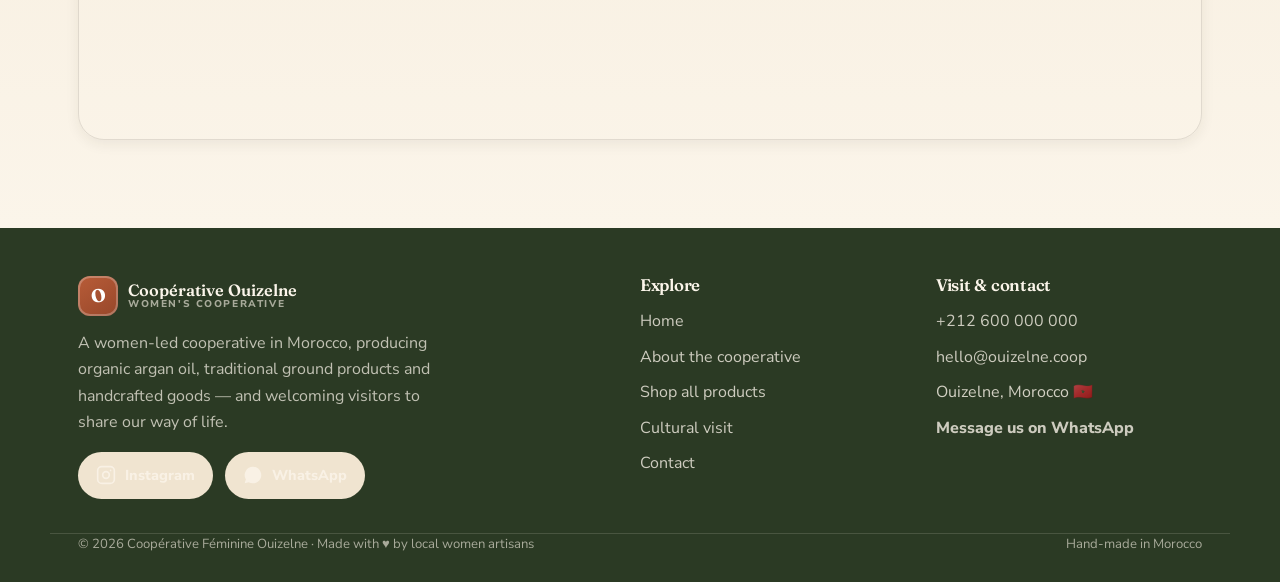
<file: contact.html>
<!DOCTYPE html>
<html lang="en">
<head>
  <meta charset="UTF-8">
  <meta name="viewport" content="width=device-width, initial-scale=1.0">
  <title>Contact — Coopérative Ouizelne | WhatsApp, Instagram & directions</title>
  <meta name="description" content="Get in touch with Coopérative Féminine Ouizelne in Morocco. Message us on WhatsApp, follow us on Instagram, or send us a note about products and cultural visits.">
  <link rel="preconnect" href="https://fonts.googleapis.com">
  <link rel="preconnect" href="https://fonts.gstatic.com" crossorigin>
  <link href="https://fonts.googleapis.com/css2?family=Fraunces:ital,opsz,wght@0,9..144,400;0,9..144,500;0,9..144,600;0,9..144,700;1,9..144,400;1,9..144,500&family=Nunito+Sans:ital,opsz,wght@0,6..12,400;0,6..12,600;0,6..12,700;0,6..12,800;0,6..12,900&display=swap" rel="stylesheet">
  <link rel="stylesheet" href="style.css">
  <link rel="icon" href="data:image/svg+xml,<svg xmlns='http://www.w3.org/2000/svg' viewBox='0 0 100 100'><rect width='100' height='100' rx='24' fill='%23b85c38'/><text x='50' y='72' font-size='64' text-anchor='middle' fill='white' font-family='Georgia'>O</text></svg>">
</head>
<body class="page-fade">

  <header class="nav" id="nav">
    <div class="nav__inner">
      <a class="brand" href="index.html" aria-label="Coopérative Ouizelne — home">
        <span class="brand__mark">O</span>
        <span class="brand__text"><span class="brand__name">Coopérative Ouizelne</span><span class="brand__sub">Women's Cooperative</span></span>
      </a>
      <nav class="nav__links" aria-label="Primary">
        <a href="index.html">Home</a>
        <a href="about.html">About</a>
        <a href="shop.html">Shop</a>
        <a href="experience.html">Visit Us</a>
        <a href="contact.html">Contact</a>
      </nav>
      <div class="nav__actions">
        <button class="cart-btn" id="cartBtn" aria-label="Open shopping cart">
          <svg viewBox="0 0 24 24" fill="none" stroke="currentColor" stroke-width="2" stroke-linecap="round" stroke-linejoin="round" aria-hidden="true"><path d="M6 2 3 6v14a2 2 0 0 0 2 2h14a2 2 0 0 0 2-2V6l-3-4z"/><path d="M3 6h18"/><path d="M16 10a4 4 0 0 1-8 0"/></svg>
          <span class="cart-badge" id="cartBadge">0</span>
        </button>
        <button class="burger" id="burger" aria-label="Open menu" aria-expanded="false"><span></span><span></span><span></span></button>
      </div>
    </div>
  </header>

  <div class="mobile-menu" id="mobileMenu">
    <a href="index.html" data-nav>Home</a>
    <a href="about.html" data-nav>About</a>
    <a href="shop.html" data-nav>Shop</a>
    <a href="experience.html" data-nav>Visit Us</a>
    <a href="contact.html" data-nav>Contact</a>
    <a class="btn btn--wa" href="https://wa.me/212600000000?text=Hello%20Coop%C3%A9rative%20Ouizelne!">Chat on WhatsApp</a>
  </div>

  <main>
    <section class="page-head">
      <div class="wrap">
        <div class="breadcrumb"><a href="index.html">Home</a> · Contact</div>
        <h1>Say hello</h1>
        <p>Questions about a product, a custom order or a visit? The quickest way to reach us is always WhatsApp — but we read everything.</p>
      </div>
    </section>

    <section class="section">
      <div class="wrap contact-grid">
        <!-- FORM -->
        <div data-reveal="left">
          <span class="eyebrow">Send a message</span>
          <h2>Write to us</h2>
          <form id="contactForm" novalidate>
            <div class="field">
              <label for="cf-name">Your name</label>
              <input id="cf-name" name="name" type="text" placeholder="e.g. Amina" required>
            </div>
            <div class="field">
              <label for="cf-contact">Email or phone</label>
              <input id="cf-contact" name="contact" type="text" placeholder="How should we reply?" required>
            </div>
            <div class="field">
              <label for="cf-subject">What is it about?</label>
              <select id="cf-subject" name="subject">
                <option>Products &amp; orders</option>
                <option>A cultural visit</option>
                <option>Wholesale &amp; partnerships</option>
                <option>Something else</option>
              </select>
            </div>
            <div class="field">
              <label for="cf-message">Message</label>
              <textarea id="cf-message" name="message" placeholder="Tell us how we can help…" required></textarea>
            </div>
            <button class="btn btn--primary btn--block" type="submit">Send message</button>
            <p class="form-note" id="formNote" role="status"></p>
          </form>
        </div>

        <!-- INFO -->
        <div data-reveal="right">
          <span class="eyebrow">Reach us directly</span>
          <h2>Find &amp; follow us</h2>

          <div class="info-card" style="margin-bottom:18px">
            <div class="info-row">
              <span class="ic" aria-hidden="true">💬</span>
              <div>
                <h4>WhatsApp</h4>
                <a href="https://wa.me/212600000000" target="_blank" rel="noopener">+212 600 000 000</a>
              </div>
            </div>
            <div class="info-row">
              <span class="ic" aria-hidden="true">📞</span>
              <div>
                <h4>Phone</h4>
                <a href="tel:+212600000000">+212 600 000 000</a>
              </div>
            </div>
            <div class="info-row">
              <span class="ic" aria-hidden="true">✉️</span>
              <div>
                <h4>Email</h4>
                <a href="mailto:hello@ouizelne.coop">hello@ouizelne.coop</a>
              </div>
            </div>
            <div class="info-row">
              <span class="ic" aria-hidden="true">📍</span>
              <div>
                <h4>Where we are</h4>
                <p>Ouizelne, Morocco — exact directions sent when you book a visit.</p>
              </div>
            </div>
          </div>

          <a class="btn btn--wa btn--block" href="https://wa.me/212600000000?text=Hello%20Coop%C3%A9rative%20Ouizelne!" target="_blank" rel="noopener" style="margin-bottom:22px">
            Message us on WhatsApp
          </a>

          <h4 style="font-family:var(--font-title);margin-bottom:12px">Follow our days</h4>
          <div class="socials">
            <a class="social-btn" href="https://instagram.com/cooperative_feminine_ouizelne" target="_blank" rel="noopener">
              <svg viewBox="0 0 24 24" fill="none" stroke="currentColor" stroke-width="2" aria-hidden="true"><rect x="2" y="2" width="20" height="20" rx="5"/><circle cx="12" cy="12" r="4"/><circle cx="17.5" cy="6.5" r="1" fill="currentColor" stroke="none"/></svg>
              @cooperative_feminine_ouizelne
            </a>
            <a class="social-btn" href="https://wa.me/212600000000" target="_blank" rel="noopener">
              <svg viewBox="0 0 24 24" fill="currentColor" aria-hidden="true"><path d="M12 2a10 10 0 0 0-8.6 15.1L2 22l5-1.3A10 10 0 1 0 12 2zm5.5 12.4c-.3-.2-1.8-.9-2-1s-.5-.1-.7.1-.8 1-1 1.2-.4.2-.7.1c-.3-.2-1.3-.5-2.4-1.5-.9-.8-1.5-1.8-1.7-2.1s0-.5.1-.6l.5-.6c.2-.2.2-.3.3-.5s0-.4 0-.5-.7-1.6-.9-2.2c-.2-.6-.5-.5-.7-.5h-.6c-.2 0-.5.1-.8.4s-1 1-1 2.5 1 2.9 1.2 3.1 2.1 3.2 5 4.5c.7.3 1.2.5 1.7.6.7.2 1.3.2 1.8.1.6-.1 1.8-.7 2-1.4.3-.7.3-1.3.2-1.4s-.3-.2-.6-.3z"/></svg>
              WhatsApp
            </a>
          </div>
        </div>
      </div>
    </section>

    <!-- MAP -->
    <section class="section section--sand" style="padding-top:0">
      <div class="wrap">
        <div class="section-title" style="margin-bottom:20px" data-reveal>
          <span class="eyebrow">On the map</span>
          <h2>Find us in Morocco</h2>
          <p class="section-sub">A general location for now — the precise meeting point is shared on WhatsApp when you book a visit.</p>
        </div>
        <div class="map-embed" data-reveal>
          <iframe
            title="Map of Morocco — Coopérative Ouizelne"
            src="https://www.google.com/maps?q=Morocco&z=6&output=embed"
            loading="lazy" referrerpolicy="no-referrer-when-downgrade" allowfullscreen></iframe>
        </div>
      </div>
    </section>
  </main>

  <footer class="footer">
    <div class="wrap footer__grid">
      <div class="footer__brand">
        <a class="brand" href="index.html" style="margin-bottom:14px">
          <span class="brand__mark">O</span>
          <span class="brand__text"><span class="brand__name">Coopérative Ouizelne</span><span class="brand__sub">Women's Cooperative</span></span>
        </a>
        <p style="color:rgba(251,245,234,.72);max-width:38ch">A women-led cooperative in Morocco, producing organic argan oil, traditional ground products and handcrafted goods — and welcoming visitors to share our way of life.</p>
        <div class="socials" style="margin-top:16px">
          <a class="social-btn" href="https://instagram.com/cooperative_feminine_ouizelne" target="_blank" rel="noopener"><svg viewBox="0 0 24 24" fill="none" stroke="currentColor" stroke-width="2"><rect x="2" y="2" width="20" height="20" rx="5"/><circle cx="12" cy="12" r="4"/><circle cx="17.5" cy="6.5" r="1" fill="currentColor" stroke="none"/></svg> Instagram</a>
          <a class="social-btn" href="https://wa.me/212600000000" target="_blank" rel="noopener"><svg viewBox="0 0 24 24" fill="currentColor"><path d="M12 2a10 10 0 0 0-8.6 15.1L2 22l5-1.3A10 10 0 1 0 12 2zm5.5 12.4c-.3-.2-1.8-.9-2-1s-.5-.1-.7.1-.8 1-1 1.2-.4.2-.7.1c-.3-.2-1.3-.5-2.4-1.5-.9-.8-1.5-1.8-1.7-2.1s0-.5.1-.6l.5-.6c.2-.2.2-.3.3-.5s0-.4 0-.5-.7-1.6-.9-2.2c-.2-.6-.5-.5-.7-.5h-.6c-.2 0-.5.1-.8.4s-1 1-1 2.5 1 2.9 1.2 3.1 2.1 3.2 5 4.5c.7.3 1.2.5 1.7.6.7.2 1.3.2 1.8.1.6-.1 1.8-.7 2-1.4.3-.7.3-1.3.2-1.4s-.3-.2-.6-.3z"/></svg> WhatsApp</a>
        </div>
      </div>
      <div>
        <h4>Explore</h4>
        <ul class="footer__links">
          <li><a href="index.html">Home</a></li>
          <li><a href="about.html">About the cooperative</a></li>
          <li><a href="shop.html">Shop all products</a></li>
          <li><a href="experience.html">Cultural visit</a></li>
          <li><a href="contact.html">Contact</a></li>
        </ul>
      </div>
      <div>
        <h4>Visit &amp; contact</h4>
        <ul class="footer__links">
          <li><a href="tel:+212600000000">+212 600 000 000</a></li>
          <li><a href="mailto:hello@ouizelne.coop">hello@ouizelne.coop</a></li>
          <li>Ouizelne, Morocco 🇲🇦</li>
          <li><a class="footer__wa" href="https://wa.me/212600000000" target="_blank" rel="noopener">Message us on WhatsApp</a></li>
        </ul>
      </div>
    </div>
    <div class="wrap footer__bottom">
      <span>© <span data-year>2025</span> Coopérative Féminine Ouizelne · Made with ♥ by local women artisans</span>
      <span>Hand-made in Morocco</span>
    </div>
  </footer>

  <a class="wa-float" href="https://wa.me/212600000000?text=Hello%20Coop%C3%A9rative%20Ouizelne!" target="_blank" rel="noopener" aria-label="Chat on WhatsApp">
    <svg viewBox="0 0 24 24" fill="currentColor" aria-hidden="true"><path d="M12 2a10 10 0 0 0-8.6 15.1L2 22l5-1.3A10 10 0 1 0 12 2zm5.5 12.4c-.3-.2-1.8-.9-2-1s-.5-.1-.7.1-.8 1-1 1.2-.4.2-.7.1c-.3-.2-1.3-.5-2.4-1.5-.9-.8-1.5-1.8-1.7-2.1s0-.5.1-.6l.5-.6c.2-.2.2-.3.3-.5s0-.4 0-.5-.7-1.6-.9-2.2c-.2-.6-.5-.5-.7-.5h-.6c-.2 0-.5.1-.8.4s-1 1-1 2.5 1 2.9 1.2 3.1 2.1 3.2 5 4.5c.7.3 1.2.5 1.7.6.7.2 1.3.2 1.8.1.6-.1 1.8-.7 2-1.4.3-.7.3-1.3.2-1.4s-.3-.2-.6-.3z"/></svg>
  </a>

  <script src="products.js"></script>
  <script src="cart.js"></script>
  <script src="script.js"></script>
</body>
</html>
</file>
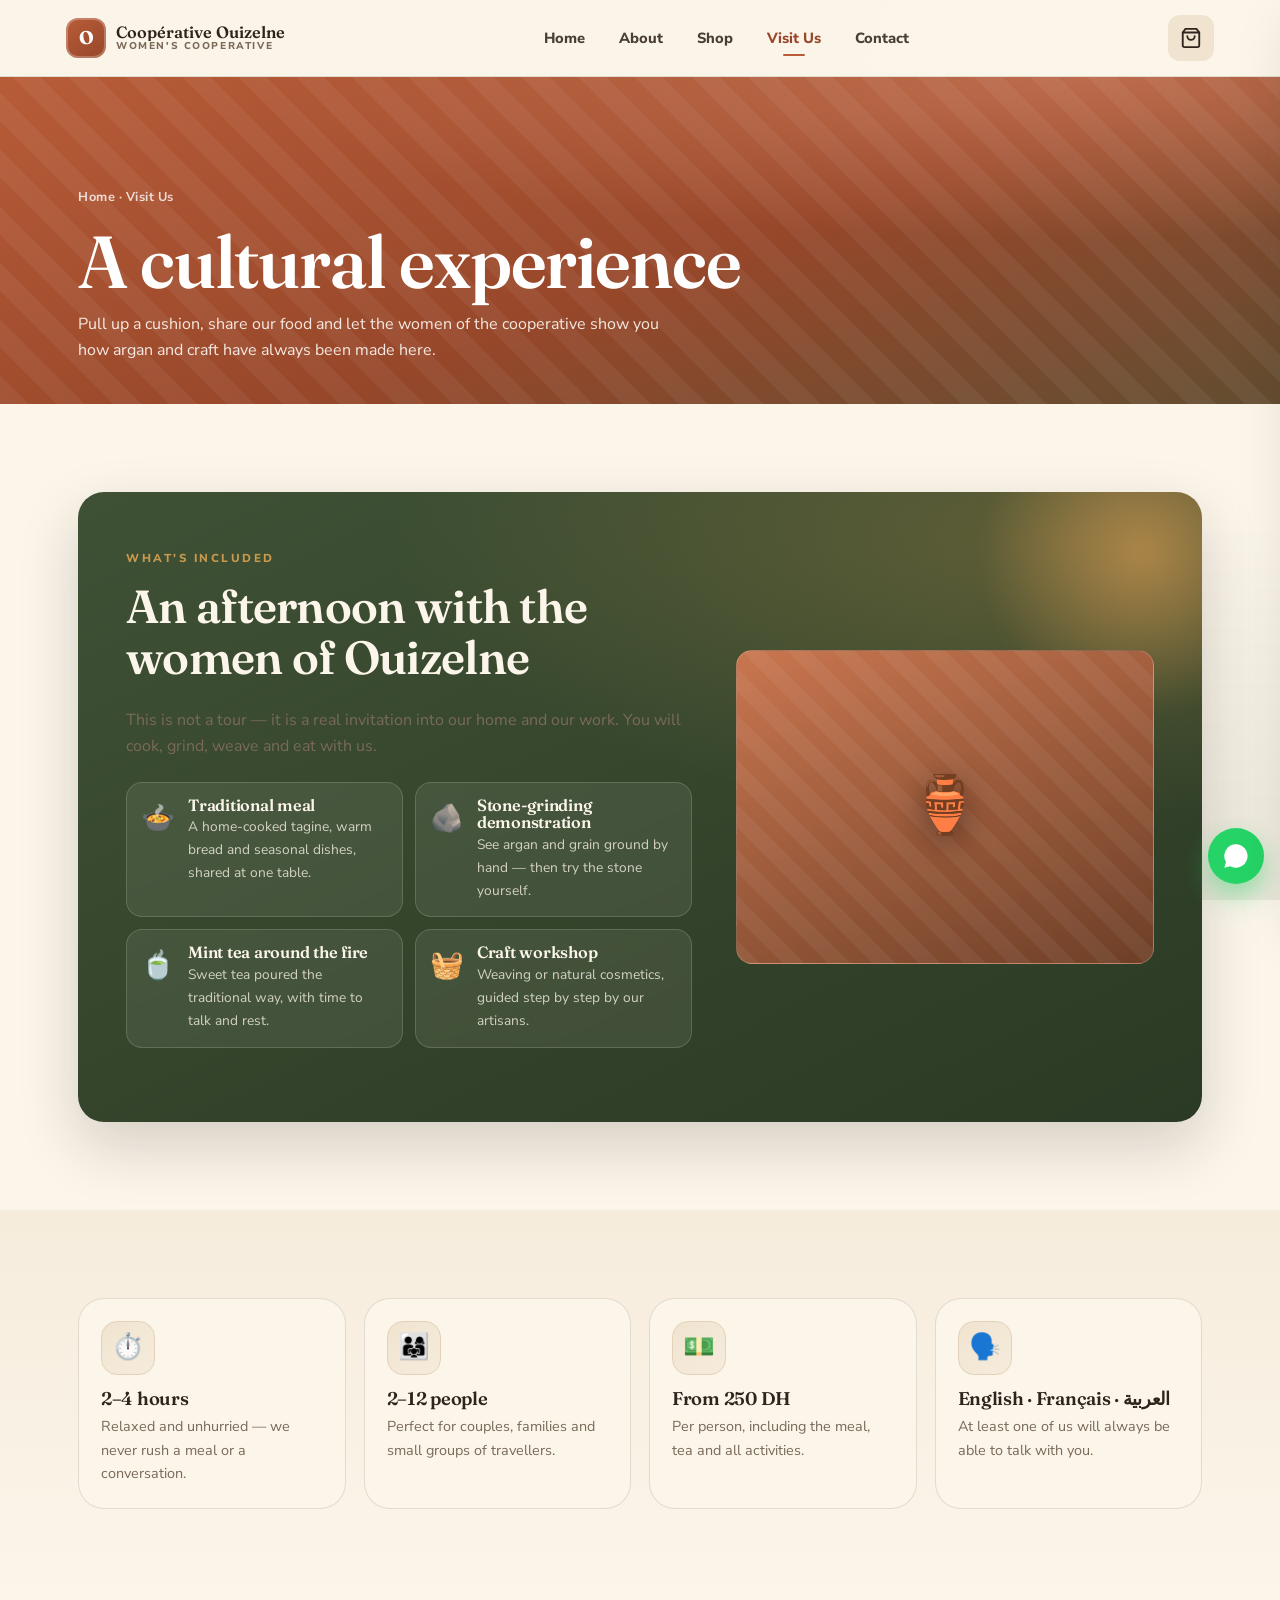
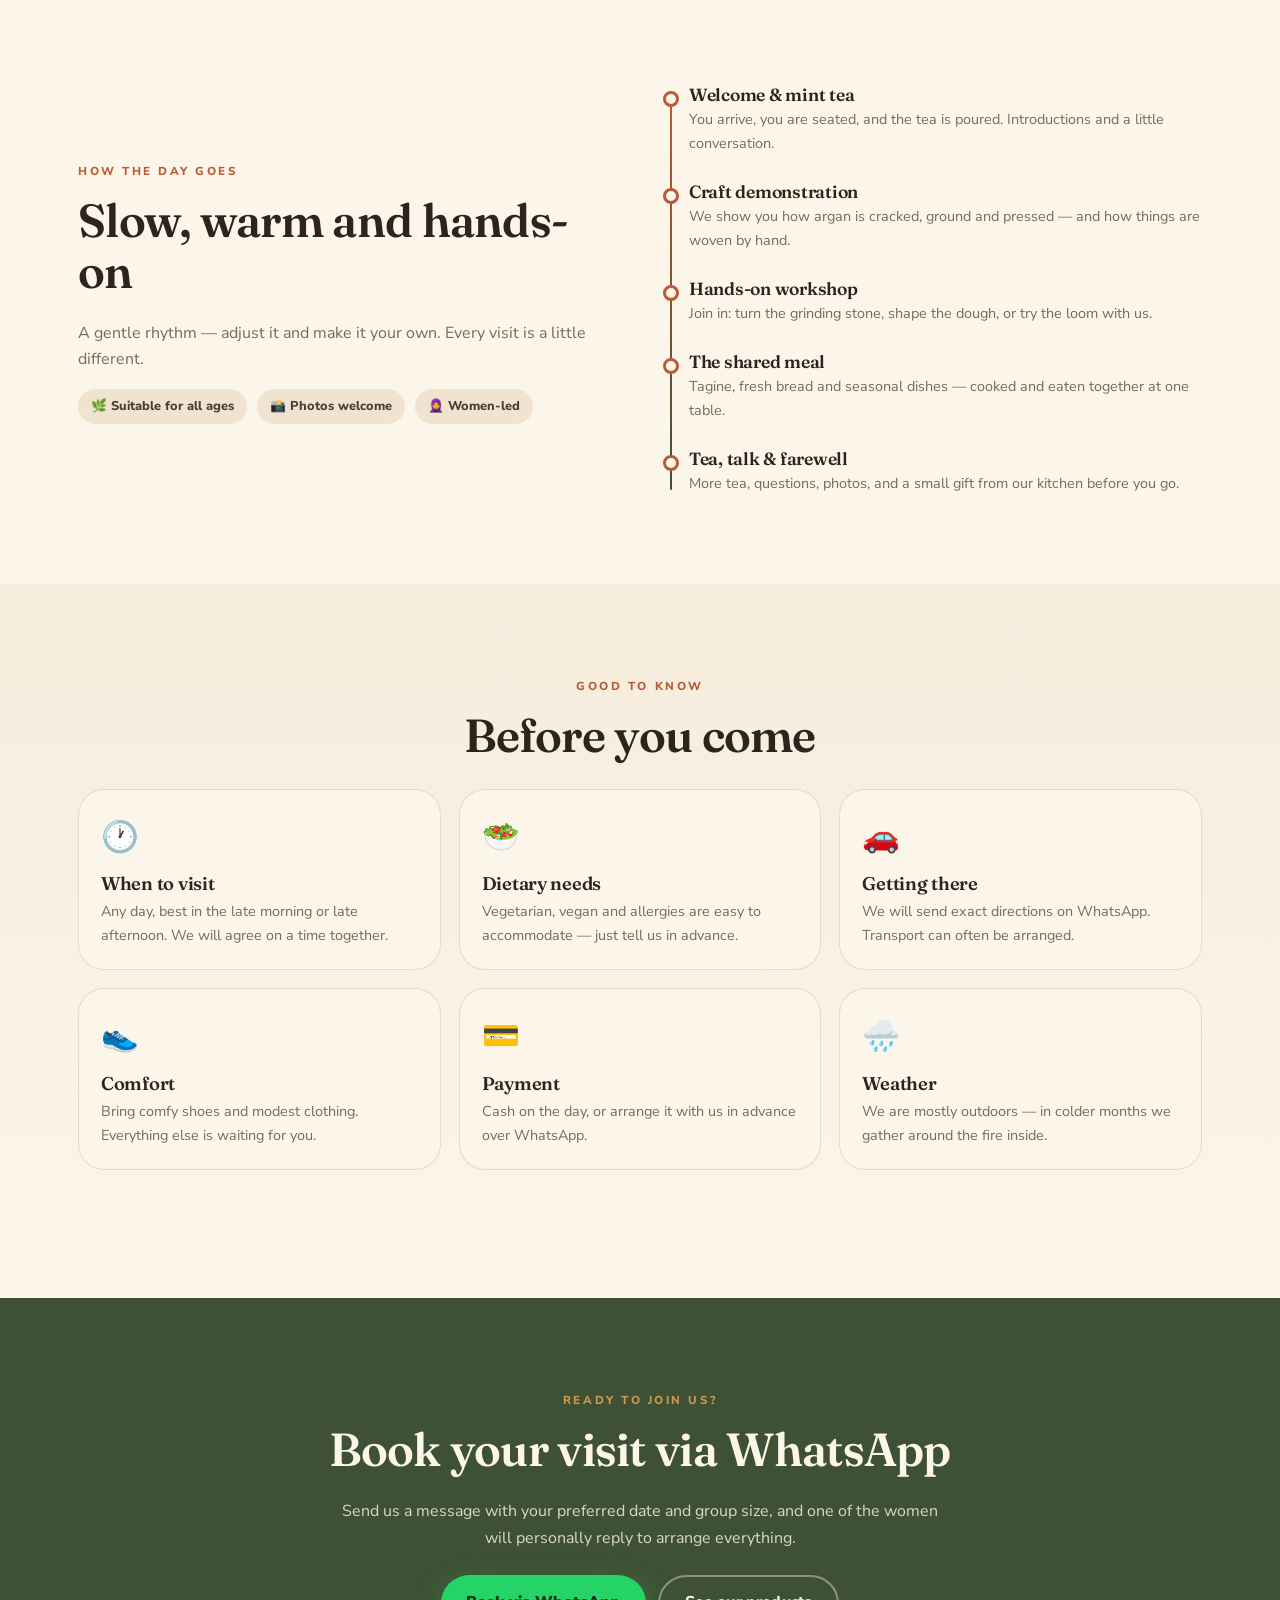
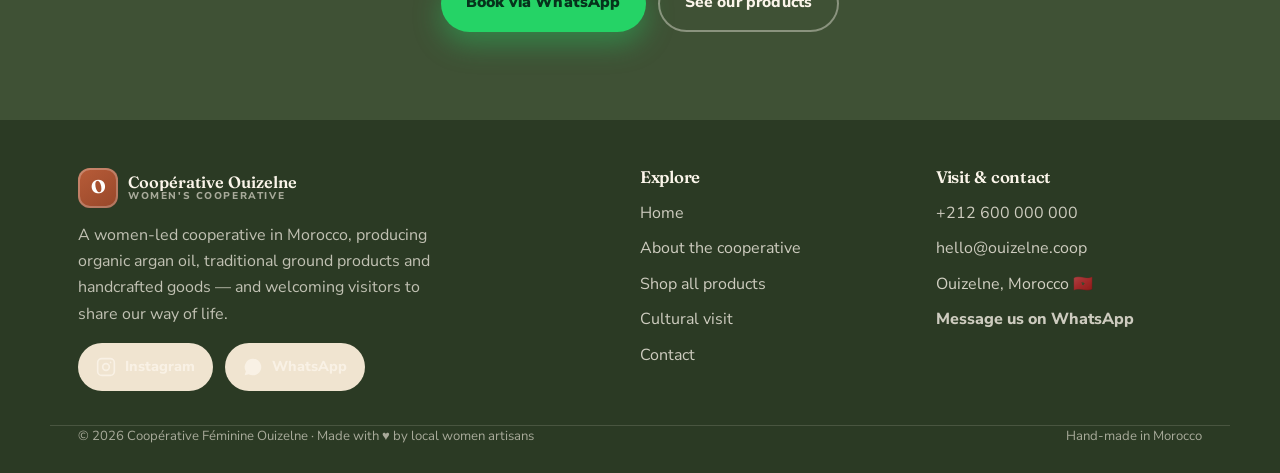
<file: experience.html>
<!DOCTYPE html>
<html lang="en">
<head>
  <meta charset="UTF-8">
  <meta name="viewport" content="width=device-width, initial-scale=1.0">
  <title>Visit Us — A cultural experience | Coopérative Ouizelne</title>
  <meta name="description" content="Join the women of Coopérative Ouizelne for a traditional Moroccan meal, mint tea around the fire and a hands-on craft demonstration including stone grinding. Book your visit via WhatsApp.">
  <link rel="preconnect" href="https://fonts.googleapis.com">
  <link rel="preconnect" href="https://fonts.gstatic.com" crossorigin>
  <link href="https://fonts.googleapis.com/css2?family=Fraunces:ital,opsz,wght@0,9..144,400;0,9..144,500;0,9..144,600;0,9..144,700;1,9..144,400;1,9..144,500&family=Nunito+Sans:ital,opsz,wght@0,6..12,400;0,6..12,600;0,6..12,700;0,6..12,800;0,6..12,900&display=swap" rel="stylesheet">
  <link rel="stylesheet" href="style.css">
  <link rel="icon" href="data:image/svg+xml,<svg xmlns='http://www.w3.org/2000/svg' viewBox='0 0 100 100'><rect width='100' height='100' rx='24' fill='%23b85c38'/><text x='50' y='72' font-size='64' text-anchor='middle' fill='white' font-family='Georgia'>O</text></svg>">
</head>
<body class="page-fade">

  <header class="nav" id="nav">
    <div class="nav__inner">
      <a class="brand" href="index.html" aria-label="Coopérative Ouizelne — home">
        <span class="brand__mark">O</span>
        <span class="brand__text"><span class="brand__name">Coopérative Ouizelne</span><span class="brand__sub">Women's Cooperative</span></span>
      </a>
      <nav class="nav__links" aria-label="Primary">
        <a href="index.html">Home</a>
        <a href="about.html">About</a>
        <a href="shop.html">Shop</a>
        <a href="experience.html">Visit Us</a>
        <a href="contact.html">Contact</a>
      </nav>
      <div class="nav__actions">
        <button class="cart-btn" id="cartBtn" aria-label="Open shopping cart">
          <svg viewBox="0 0 24 24" fill="none" stroke="currentColor" stroke-width="2" stroke-linecap="round" stroke-linejoin="round" aria-hidden="true"><path d="M6 2 3 6v14a2 2 0 0 0 2 2h14a2 2 0 0 0 2-2V6l-3-4z"/><path d="M3 6h18"/><path d="M16 10a4 4 0 0 1-8 0"/></svg>
          <span class="cart-badge" id="cartBadge">0</span>
        </button>
        <button class="burger" id="burger" aria-label="Open menu" aria-expanded="false"><span></span><span></span><span></span></button>
      </div>
    </div>
  </header>

  <div class="mobile-menu" id="mobileMenu">
    <a href="index.html" data-nav>Home</a>
    <a href="about.html" data-nav>About</a>
    <a href="shop.html" data-nav>Shop</a>
    <a href="experience.html" data-nav>Visit Us</a>
    <a href="contact.html" data-nav>Contact</a>
    <a class="btn btn--wa" href="https://wa.me/212600000000?text=Hello%20Coop%C3%A9rative%20Ouizelne!">Chat on WhatsApp</a>
  </div>

  <main>
    <section class="page-head">
      <div class="wrap">
        <div class="breadcrumb"><a href="index.html">Home</a> · Visit Us</div>
        <h1>A cultural experience</h1>
        <p>Pull up a cushion, share our food and let the women of the cooperative show you how argan and craft have always been made here.</p>
      </div>
    </section>

    <!-- ============================================================ MAIN VISIT PANEL -->
    <section class="section">
      <div class="wrap">
        <div class="visit" data-reveal>
          <span class="visit__glow" aria-hidden="true"></span>
          <div class="visit-layout">
            <div>
              <span class="eyebrow">What's included</span>
              <h2>An afternoon with the women of Ouizelne</h2>
              <p class="section-sub">This is not a tour — it is a real invitation into our home and our work. You will cook, grind, weave and eat with us.</p>

              <div class="visit__included">
                <div class="visit__item"><span class="emj" aria-hidden="true">🍲</span><div><h4>Traditional meal</h4><p>A home-cooked tagine, warm bread and seasonal dishes, shared at one table.</p></div></div>
                <div class="visit__item"><span class="emj" aria-hidden="true">🪨</span><div><h4>Stone-grinding demonstration</h4><p>See argan and grain ground by hand — then try the stone yourself.</p></div></div>
                <div class="visit__item"><span class="emj" aria-hidden="true">🍵</span><div><h4>Mint tea around the fire</h4><p>Sweet tea poured the traditional way, with time to talk and rest.</p></div></div>
                <div class="visit__item"><span class="emj" aria-hidden="true">🧺</span><div><h4>Craft workshop</h4><p>Weaving or natural cosmetics, guided step by step by our artisans.</p></div></div>
              </div>
            </div>
            <div class="visit__media">
              <span class="emoji-overlay" aria-hidden="true">🏺</span>
              <img src="https://images.unsplash.com/photo-1541518763669-27fef04b14ea?auto=format&fit=crop&w=1000&q=80"
                   alt="Moroccan traditional meal and tea" loading="lazy" onerror="this.remove()">
            </div>
          </div>
        </div>
      </div>
    </section>

    <!-- ============================================================ PRACTICAL FACTS -->
    <section class="section section--sand section--tight">
      <div class="wrap">
        <div class="grid grid-4" data-reveal-group>
          <div class="feature" data-reveal><div class="feature__icon" aria-hidden="true">⏱️</div><h3>2–4 hours</h3><p>Relaxed and unhurried — we never rush a meal or a conversation.</p></div>
          <div class="feature" data-reveal><div class="feature__icon" aria-hidden="true">👨‍👩‍👧</div><h3>2–12 people</h3><p>Perfect for couples, families and small groups of travellers.</p></div>
          <div class="feature" data-reveal><div class="feature__icon" aria-hidden="true">💵</div><h3>From 250 DH</h3><p>Per person, including the meal, tea and all activities.</p></div>
          <div class="feature" data-reveal><div class="feature__icon" aria-hidden="true">🗣️</div><h3>English · Français · العربية</h3><p>At least one of us will always be able to talk with you.</p></div>
        </div>
      </div>
    </section>

    <!-- ============================================================ HOW THE DAY GOES -->
    <section class="section">
      <div class="wrap grid grid-2">
        <div data-reveal="left">
          <span class="eyebrow">How the day goes</span>
          <h2>Slow, warm and hands-on</h2>
          <p class="section-sub">A gentle rhythm — adjust it and make it your own. Every visit is a little different.</p>
          <div class="tagline-row" style="margin-top:16px">
            <span class="pill">🌿 Suitable for all ages</span>
            <span class="pill">📸 Photos welcome</span>
            <span class="pill">🧕 Women-led</span>
          </div>
        </div>
        <div class="timeline" data-reveal="right">
          <div class="tl-item"><h3>Welcome &amp; mint tea</h3><p>You arrive, you are seated, and the tea is poured. Introductions and a little conversation.</p></div>
          <div class="tl-item"><h3>Craft demonstration</h3><p>We show you how argan is cracked, ground and pressed — and how things are woven by hand.</p></div>
          <div class="tl-item"><h3>Hands-on workshop</h3><p>Join in: turn the grinding stone, shape the dough, or try the loom with us.</p></div>
          <div class="tl-item"><h3>The shared meal</h3><p>Tagine, fresh bread and seasonal dishes — cooked and eaten together at one table.</p></div>
          <div class="tl-item"><h3>Tea, talk &amp; farewell</h3><p>More tea, questions, photos, and a small gift from our kitchen before you go.</p></div>
        </div>
      </div>
    </section>

    <!-- ============================================================ GOOD TO KNOW -->
    <section class="section section--sand">
      <div class="wrap">
        <div class="center section-title mx-auto" style="margin-bottom:28px" data-reveal>
          <span class="eyebrow">Good to know</span>
          <h2>Before you come</h2>
        </div>
        <div class="grid grid-3" data-reveal-group>
          <div class="value-card" data-reveal><div class="emoji" aria-hidden="true">🕐</div><h3>When to visit</h3><p>Any day, best in the late morning or late afternoon. We will agree on a time together.</p></div>
          <div class="value-card" data-reveal><div class="emoji" aria-hidden="true">🥗</div><h3>Dietary needs</h3><p>Vegetarian, vegan and allergies are easy to accommodate — just tell us in advance.</p></div>
          <div class="value-card" data-reveal><div class="emoji" aria-hidden="true">🚗</div><h3>Getting there</h3><p>We will send exact directions on WhatsApp. Transport can often be arranged.</p></div>
          <div class="value-card" data-reveal><div class="emoji" aria-hidden="true">👟</div><h3>Comfort</h3><p>Bring comfy shoes and modest clothing. Everything else is waiting for you.</p></div>
          <div class="value-card" data-reveal><div class="emoji" aria-hidden="true">💳</div><h3>Payment</h3><p>Cash on the day, or arrange it with us in advance over WhatsApp.</p></div>
          <div class="value-card" data-reveal><div class="emoji" aria-hidden="true">🌧️</div><h3>Weather</h3><p>We are mostly outdoors — in colder months we gather around the fire inside.</p></div>
        </div>
      </div>
    </section>

    <!-- ============================================================ FINAL SEPARATOR -->
    <span class="divider-wave" aria-hidden="true"></span>

    <!-- ============================================================ BOOKING CTA -->
    <section class="section section--olive">
      <div class="wrap center">
        <span class="eyebrow" data-reveal>Ready to join us?</span>
        <h2 data-reveal>Book your visit via WhatsApp</h2>
        <p class="section-sub mx-auto" data-reveal style="margin-bottom:24px">Send us a message with your preferred date and group size, and one of the women will personally reply to arrange everything.</p>
        <div style="display:flex;gap:12px;justify-content:center;flex-wrap:wrap" data-reveal>
          <a class="btn btn--wa" href="https://wa.me/212600000000?text=Hello%20Coop%C3%A9rative%20Ouizelne%2C%20I%20would%20like%20to%20book%20a%20cultural%20visit.%0A%0ADate%3A%20%0AGroup%20size%3A%20%0ANames%3A%20" target="_blank" rel="noopener">Book via WhatsApp</a>
          <a class="btn btn--ghost" href="shop.html" style="border-color:rgba(251,245,234,.4);color:var(--cream)">See our products</a>
        </div>
      </div>
    </section>
  </main>

  <footer class="footer">
    <div class="wrap footer__grid">
      <div class="footer__brand">
        <a class="brand" href="index.html" style="margin-bottom:14px">
          <span class="brand__mark">O</span>
          <span class="brand__text"><span class="brand__name">Coopérative Ouizelne</span><span class="brand__sub">Women's Cooperative</span></span>
        </a>
        <p style="color:rgba(251,245,234,.72);max-width:38ch">A women-led cooperative in Morocco, producing organic argan oil, traditional ground products and handcrafted goods — and welcoming visitors to share our way of life.</p>
        <div class="socials" style="margin-top:16px">
          <a class="social-btn" href="https://instagram.com/cooperative_feminine_ouizelne" target="_blank" rel="noopener"><svg viewBox="0 0 24 24" fill="none" stroke="currentColor" stroke-width="2"><rect x="2" y="2" width="20" height="20" rx="5"/><circle cx="12" cy="12" r="4"/><circle cx="17.5" cy="6.5" r="1" fill="currentColor" stroke="none"/></svg> Instagram</a>
          <a class="social-btn" href="https://wa.me/212600000000" target="_blank" rel="noopener"><svg viewBox="0 0 24 24" fill="currentColor"><path d="M12 2a10 10 0 0 0-8.6 15.1L2 22l5-1.3A10 10 0 1 0 12 2zm5.5 12.4c-.3-.2-1.8-.9-2-1s-.5-.1-.7.1-.8 1-1 1.2-.4.2-.7.1c-.3-.2-1.3-.5-2.4-1.5-.9-.8-1.5-1.8-1.7-2.1s0-.5.1-.6l.5-.6c.2-.2.2-.3.3-.5s0-.4 0-.5-.7-1.6-.9-2.2c-.2-.6-.5-.5-.7-.5h-.6c-.2 0-.5.1-.8.4s-1 1-1 2.5 1 2.9 1.2 3.1 2.1 3.2 5 4.5c.7.3 1.2.5 1.7.6.7.2 1.3.2 1.8.1.6-.1 1.8-.7 2-1.4.3-.7.3-1.3.2-1.4s-.3-.2-.6-.3z"/></svg> WhatsApp</a>
        </div>
      </div>
      <div>
        <h4>Explore</h4>
        <ul class="footer__links">
          <li><a href="index.html">Home</a></li>
          <li><a href="about.html">About the cooperative</a></li>
          <li><a href="shop.html">Shop all products</a></li>
          <li><a href="experience.html">Cultural visit</a></li>
          <li><a href="contact.html">Contact</a></li>
        </ul>
      </div>
      <div>
        <h4>Visit &amp; contact</h4>
        <ul class="footer__links">
          <li><a href="tel:+212600000000">+212 600 000 000</a></li>
          <li><a href="mailto:hello@ouizelne.coop">hello@ouizelne.coop</a></li>
          <li>Ouizelne, Morocco 🇲🇦</li>
          <li><a class="footer__wa" href="https://wa.me/212600000000" target="_blank" rel="noopener">Message us on WhatsApp</a></li>
        </ul>
      </div>
    </div>
    <div class="wrap footer__bottom">
      <span>© <span data-year>2025</span> Coopérative Féminine Ouizelne · Made with ♥ by local women artisans</span>
      <span>Hand-made in Morocco</span>
    </div>
  </footer>

  <a class="wa-float" href="https://wa.me/212600000000?text=Hello%20Coop%C3%A9rative%20Ouizelne!" target="_blank" rel="noopener" aria-label="Chat on WhatsApp">
    <svg viewBox="0 0 24 24" fill="currentColor" aria-hidden="true"><path d="M12 2a10 10 0 0 0-8.6 15.1L2 22l5-1.3A10 10 0 1 0 12 2zm5.5 12.4c-.3-.2-1.8-.9-2-1s-.5-.1-.7.1-.8 1-1 1.2-.4.2-.7.1c-.3-.2-1.3-.5-2.4-1.5-.9-.8-1.5-1.8-1.7-2.1s0-.5.1-.6l.5-.6c.2-.2.2-.3.3-.5s0-.4 0-.5-.7-1.6-.9-2.2c-.2-.6-.5-.5-.7-.5h-.6c-.2 0-.5.1-.8.4s-1 1-1 2.5 1 2.9 1.2 3.1 2.1 3.2 5 4.5c.7.3 1.2.5 1.7.6.7.2 1.3.2 1.8.1.6-.1 1.8-.7 2-1.4.3-.7.3-1.3.2-1.4s-.3-.2-.6-.3z"/></svg>
  </a>

  <script src="products.js"></script>
  <script src="cart.js"></script>
  <script src="script.js"></script>
</body>
</html>
</file>
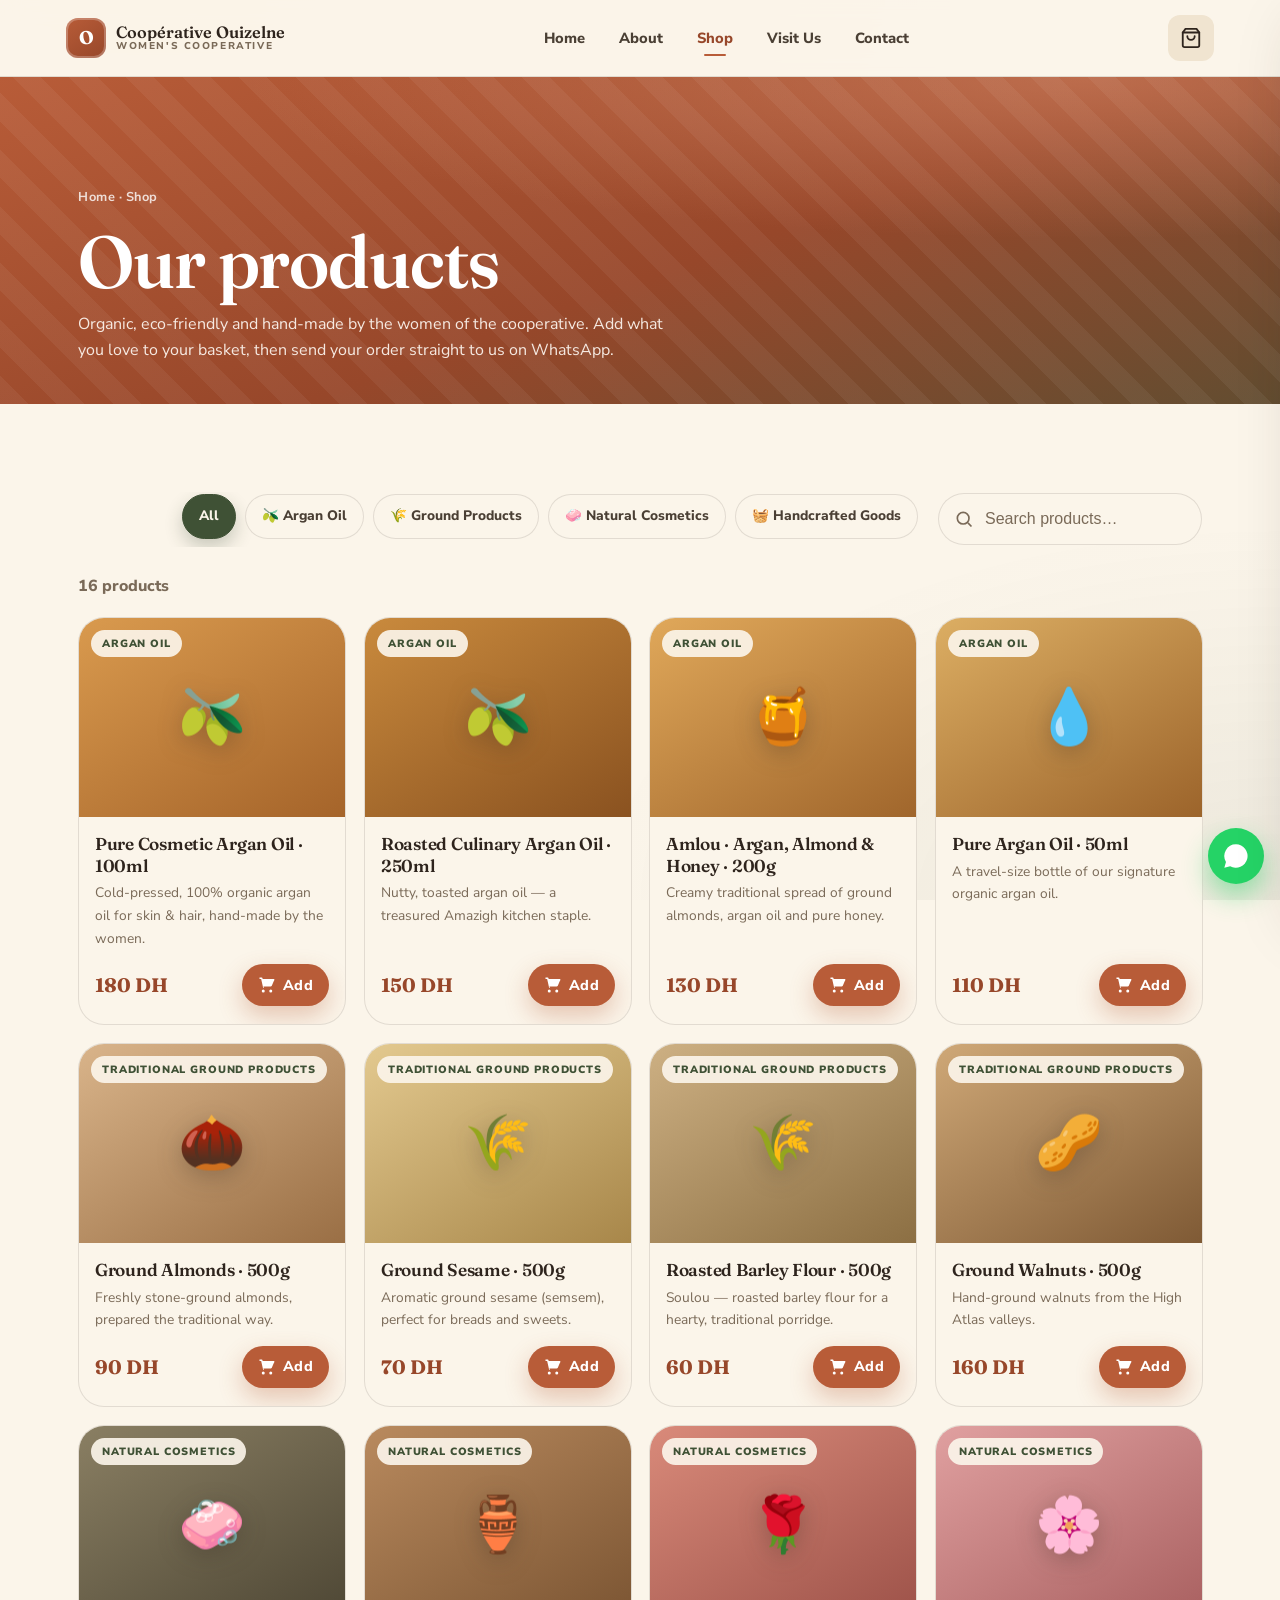
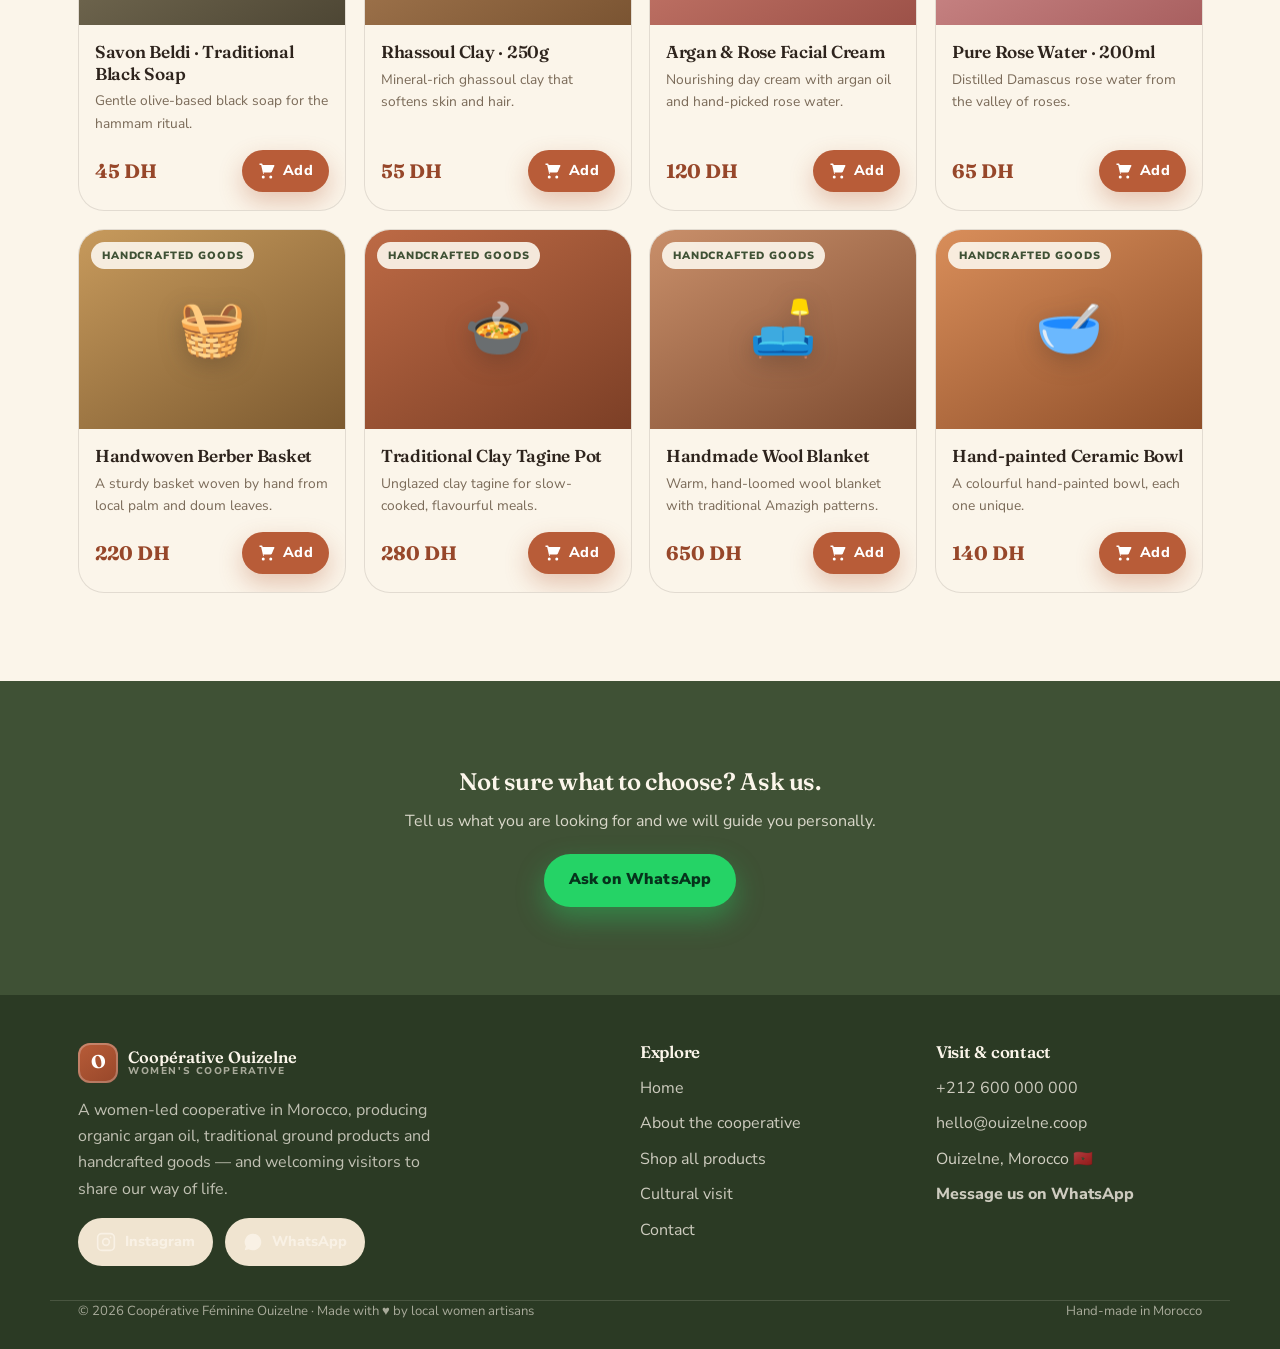
<file: shop.html>
<!DOCTYPE html>
<html lang="en">
<head>
  <meta charset="UTF-8">
  <meta name="viewport" content="width=device-width, initial-scale=1.0">
  <title>Shop — Coopérative Ouizelne | Organic argan oil & handcrafted goods</title>
  <meta name="description" content="Browse organic argan oil, traditional ground products, natural cosmetics and handcrafted goods made by the women of Coopérative Féminine Ouizelne. Order via WhatsApp.">
  <link rel="preconnect" href="https://fonts.googleapis.com">
  <link rel="preconnect" href="https://fonts.gstatic.com" crossorigin>
  <link href="https://fonts.googleapis.com/css2?family=Fraunces:ital,opsz,wght@0,9..144,400;0,9..144,500;0,9..144,600;0,9..144,700;1,9..144,400;1,9..144,500&family=Nunito+Sans:ital,opsz,wght@0,6..12,400;0,6..12,600;0,6..12,700;0,6..12,800;0,6..12,900&display=swap" rel="stylesheet">
  <link rel="stylesheet" href="style.css">
  <link rel="icon" href="data:image/svg+xml,<svg xmlns='http://www.w3.org/2000/svg' viewBox='0 0 100 100'><rect width='100' height='100' rx='24' fill='%23b85c38'/><text x='50' y='72' font-size='64' text-anchor='middle' fill='white' font-family='Georgia'>O</text></svg>">
</head>
<body class="page-fade">

  <header class="nav" id="nav">
    <div class="nav__inner">
      <a class="brand" href="index.html" aria-label="Coopérative Ouizelne — home">
        <span class="brand__mark">O</span>
        <span class="brand__text"><span class="brand__name">Coopérative Ouizelne</span><span class="brand__sub">Women's Cooperative</span></span>
      </a>
      <nav class="nav__links" aria-label="Primary">
        <a href="index.html">Home</a>
        <a href="about.html">About</a>
        <a href="shop.html">Shop</a>
        <a href="experience.html">Visit Us</a>
        <a href="contact.html">Contact</a>
      </nav>
      <div class="nav__actions">
        <button class="cart-btn" id="cartBtn" aria-label="Open shopping cart">
          <svg viewBox="0 0 24 24" fill="none" stroke="currentColor" stroke-width="2" stroke-linecap="round" stroke-linejoin="round" aria-hidden="true"><path d="M6 2 3 6v14a2 2 0 0 0 2 2h14a2 2 0 0 0 2-2V6l-3-4z"/><path d="M3 6h18"/><path d="M16 10a4 4 0 0 1-8 0"/></svg>
          <span class="cart-badge" id="cartBadge">0</span>
        </button>
        <button class="burger" id="burger" aria-label="Open menu" aria-expanded="false"><span></span><span></span><span></span></button>
      </div>
    </div>
  </header>

  <div class="mobile-menu" id="mobileMenu">
    <a href="index.html" data-nav>Home</a>
    <a href="about.html" data-nav>About</a>
    <a href="shop.html" data-nav>Shop</a>
    <a href="experience.html" data-nav>Visit Us</a>
    <a href="contact.html" data-nav>Contact</a>
    <a class="btn btn--wa" href="https://wa.me/212600000000?text=Hello%20Coop%C3%A9rative%20Ouizelne!">Chat on WhatsApp</a>
  </div>

  <main>
    <section class="page-head">
      <div class="wrap">
        <div class="breadcrumb"><a href="index.html">Home</a> · Shop</div>
        <h1>Our products</h1>
        <p>Organic, eco-friendly and hand-made by the women of the cooperative. Add what you love to your basket, then send your order straight to us on WhatsApp.</p>
      </div>
    </section>

    <section class="section">
      <div class="wrap">
        <div class="shop-controls">
          <div class="filters" role="tablist" aria-label="Filter by category">
            <button class="chip active" data-filter="all">All</button>
            <button class="chip" data-filter="argan">🫒 Argan Oil</button>
            <button class="chip" data-filter="ground">🌾 Ground Products</button>
            <button class="chip" data-filter="cosmetics">🧼 Natural Cosmetics</button>
            <button class="chip" data-filter="handcrafted">🧺 Handcrafted Goods</button>
          </div>
          <div class="search">
            <svg viewBox="0 0 24 24" fill="none" stroke="currentColor" stroke-width="2" aria-hidden="true"><circle cx="11" cy="11" r="7"/><path d="m21 21-4.3-4.3"/></svg>
            <input type="search" id="shopSearch" placeholder="Search products…" aria-label="Search products">
          </div>
        </div>

        <p id="shopCount" style="font-weight:800;color:var(--muted);margin:0 0 18px"></p>

        <div class="grid grid-4" data-render="products" data-shop data-reveal-group></div>
      </div>
    </section>

    <section class="section section--olive section--tight">
      <div class="wrap center">
        <h3 data-reveal>Not sure what to choose? Ask us.</h3>
        <p class="section-sub mx-auto" data-reveal style="margin-bottom:20px">Tell us what you are looking for and we will guide you personally.</p>
        <a class="btn btn--wa" href="https://wa.me/212600000000?text=Hello%20Coop%C3%A9rative%20Ouizelne%2C%20I%20have%20a%20question%20about%20your%20products." target="_blank" rel="noopener" data-reveal>Ask on WhatsApp</a>
      </div>
    </section>
  </main>

  <footer class="footer">
    <div class="wrap footer__grid">
      <div class="footer__brand">
        <a class="brand" href="index.html" style="margin-bottom:14px">
          <span class="brand__mark">O</span>
          <span class="brand__text"><span class="brand__name">Coopérative Ouizelne</span><span class="brand__sub">Women's Cooperative</span></span>
        </a>
        <p style="color:rgba(251,245,234,.72);max-width:38ch">A women-led cooperative in Morocco, producing organic argan oil, traditional ground products and handcrafted goods — and welcoming visitors to share our way of life.</p>
        <div class="socials" style="margin-top:16px">
          <a class="social-btn" href="https://instagram.com/cooperative_feminine_ouizelne" target="_blank" rel="noopener"><svg viewBox="0 0 24 24" fill="none" stroke="currentColor" stroke-width="2"><rect x="2" y="2" width="20" height="20" rx="5"/><circle cx="12" cy="12" r="4"/><circle cx="17.5" cy="6.5" r="1" fill="currentColor" stroke="none"/></svg> Instagram</a>
          <a class="social-btn" href="https://wa.me/212600000000" target="_blank" rel="noopener"><svg viewBox="0 0 24 24" fill="currentColor"><path d="M12 2a10 10 0 0 0-8.6 15.1L2 22l5-1.3A10 10 0 1 0 12 2zm5.5 12.4c-.3-.2-1.8-.9-2-1s-.5-.1-.7.1-.8 1-1 1.2-.4.2-.7.1c-.3-.2-1.3-.5-2.4-1.5-.9-.8-1.5-1.8-1.7-2.1s0-.5.1-.6l.5-.6c.2-.2.2-.3.3-.5s0-.4 0-.5-.7-1.6-.9-2.2c-.2-.6-.5-.5-.7-.5h-.6c-.2 0-.5.1-.8.4s-1 1-1 2.5 1 2.9 1.2 3.1 2.1 3.2 5 4.5c.7.3 1.2.5 1.7.6.7.2 1.3.2 1.8.1.6-.1 1.8-.7 2-1.4.3-.7.3-1.3.2-1.4s-.3-.2-.6-.3z"/></svg> WhatsApp</a>
        </div>
      </div>
      <div>
        <h4>Explore</h4>
        <ul class="footer__links">
          <li><a href="index.html">Home</a></li>
          <li><a href="about.html">About the cooperative</a></li>
          <li><a href="shop.html">Shop all products</a></li>
          <li><a href="experience.html">Cultural visit</a></li>
          <li><a href="contact.html">Contact</a></li>
        </ul>
      </div>
      <div>
        <h4>Visit &amp; contact</h4>
        <ul class="footer__links">
          <li><a href="tel:+212600000000">+212 600 000 000</a></li>
          <li><a href="mailto:hello@ouizelne.coop">hello@ouizelne.coop</a></li>
          <li>Ouizelne, Morocco 🇲🇦</li>
          <li><a class="footer__wa" href="https://wa.me/212600000000" target="_blank" rel="noopener">Message us on WhatsApp</a></li>
        </ul>
      </div>
    </div>
    <div class="wrap footer__bottom">
      <span>© <span data-year>2025</span> Coopérative Féminine Ouizelne · Made with ♥ by local women artisans</span>
      <span>Hand-made in Morocco</span>
    </div>
  </footer>

  <a class="wa-float" href="https://wa.me/212600000000?text=Hello%20Coop%C3%A9rative%20Ouizelne!" target="_blank" rel="noopener" aria-label="Chat on WhatsApp">
    <svg viewBox="0 0 24 24" fill="currentColor" aria-hidden="true"><path d="M12 2a10 10 0 0 0-8.6 15.1L2 22l5-1.3A10 10 0 1 0 12 2zm5.5 12.4c-.3-.2-1.8-.9-2-1s-.5-.1-.7.1-.8 1-1 1.2-.4.2-.7.1c-.3-.2-1.3-.5-2.4-1.5-.9-.8-1.5-1.8-1.7-2.1s0-.5.1-.6l.5-.6c.2-.2.2-.3.3-.5s0-.4 0-.5-.7-1.6-.9-2.2c-.2-.6-.5-.5-.7-.5h-.6c-.2 0-.5.1-.8.4s-1 1-1 2.5 1 2.9 1.2 3.1 2.1 3.2 5 4.5c.7.3 1.2.5 1.7.6.7.2 1.3.2 1.8.1.6-.1 1.8-.7 2-1.4.3-.7.3-1.3.2-1.4s-.3-.2-.6-.3z"/></svg>
  </a>

  <script src="products.js"></script>
  <script src="cart.js"></script>
  <script src="script.js"></script>
</body>
</html>
</file>
<file: style.css>
/* ==========================================================================
   COOPÉRATIVE FÉMININE OUIZELNE — style.css
   ==========================================================================

   DESIGN THINKING (quick notes, then straight to implementation)
   --------------------------------------------------------------------------
   FEELING .......... authentic Moroccan women's cooperative — heritage,
                      hospitality, craftsmanship over polish. Warm & humble,
                      never flashy-luxury.
   PALETTE .......... warm terracotta (voice of the earth / clay tagine)
                      + deep olive green (the Atlas foothills)
                      + cream & sand (bread, wool, daylight)
                      + a soft gold accent (hand-hammered brass)
   TYPE ............. Fraunces for big warm editorial titles
                      Nunito Sans for friendly, legible body text
   HERO ............. terracotta→cream wash, a layered "photo" (real image
                      with gradient fallback), women & craft, big humble title,
                      tagline, one clear CTA. Most polish lives here.
   CARDS ............ cream cards, soft sand border, gentle zoom + shadow lift,
                      clearly tappable "Add to cart".
   CART ............. fixed icon + badge; desktop = right drawer,
                      mobile = bottom-sheet / full-width panel.
   VISIT US ......... second-most polish: warm olive panel, included items,
                      meal + grinding demo, big WhatsApp booking button.
   MOTION ........... fade/slide-up on scroll, ticker, counters, micro-bounce
                      on add-to-cart, smooth menu & sheet. Subtle, not busy.

   Mobile-first: base styles target ~375px, desktop values in @media (min-width:...).
   ========================================================================== */

/* ---------------------------------------------------------------- 1. TOKENS */
:root {
  /* Colours */
  --terracotta:      #b85c38;
  --terracotta-dk:   #97472a;
  --terracotta-soft: #d98a68;
  --clay:            #c9764f;
  --olive:           #3f5135;
  --olive-deep:      #2b3a24;
  --olive-soft:      #6b7d5c;
  --cream:           #fbf5ea;
  --cream-2:         #f6ecdc;
  --sand:            #f0e4d0;
  --sand-dk:         #e3d2b8;
  --ink:             #2e241d;
  --ink-soft:        #4a3f34;
  --muted:           #7a6a58;
  --gold:            #c99a4e;
  --wa:              #25d366;
  --wa-dk:           #1da851;
  --line:            rgba(46, 36, 29, 0.12);

  /* Typography */
  --font-title: "Fraunces", Georgia, "Times New Roman", serif;
  --font-body:  "Nunito Sans", -apple-system, BlinkMacSystemFont, "Segoe UI", sans-serif;

  /* Rhythm */
  --radius:   16px;
  --radius-lg: 26px;
  --radius-sm: 10px;
  --shadow-sm: 0 4px 14px rgba(46, 36, 29, 0.07);
  --shadow:    0 12px 34px rgba(46, 36, 29, 0.12);
  --shadow-lg: 0 24px 60px rgba(46, 36, 29, 0.18);
  --nav-h:     66px;
  --maxw:      1180px;
  --ease:      cubic-bezier(0.22, 1, 0.36, 1);
}

/* ---------------------------------------------------------------- 2. RESET */
*,
*::before,
*::after { box-sizing: border-box; }

html {
  -webkit-text-size-adjust: 100%;
  scroll-behavior: smooth;
  scroll-padding-top: calc(var(--nav-h) + 12px);
}

body {
  margin: 0;
  font-family: var(--font-body);
  font-size: 16px;
  line-height: 1.65;
  color: var(--ink);
  background: var(--cream);
  overflow-x: hidden;
  -webkit-font-smoothing: antialiased;
  text-rendering: optimizeLegibility;
}

/* A warm paper-grain wash behind everything */
body::before {
  content: "";
  position: fixed;
  inset: 0;
  z-index: -1;
  pointer-events: none;
  background:
    radial-gradient(120% 80% at 12% 0%, rgba(201, 154, 78, 0.10), transparent 55%),
    radial-gradient(90% 70% at 100% 100%, rgba(63, 81, 53, 0.08), transparent 60%);
}

body.no-scroll { overflow: hidden; }

img { max-width: 100%; display: block; }
a { color: inherit; text-decoration: none; }
button { font: inherit; color: inherit; cursor: pointer; border: none; background: none; }
ul { list-style: none; margin: 0; padding: 0; }

:focus-visible {
  outline: 3px solid var(--gold);
  outline-offset: 3px;
  border-radius: 6px;
}

/* ------------------------------------------------------------ 3. TYPOGRAPHY */
h1, h2, h3, h4 {
  font-family: var(--font-title);
  font-weight: 600;
  line-height: 1.1;
  letter-spacing: -0.015em;
  color: var(--ink);
  margin: 0 0 0.5em;
}

h1 { font-size: clamp(2.5rem, 11vw, 4.6rem); }
h2 { font-size: clamp(1.75rem, 7vw, 2.9rem); }
h3 { font-size: clamp(1.2rem, 4.5vw, 1.5rem); }

p { margin: 0 0 1rem; color: var(--ink-soft); }
.lead { font-size: 1.05rem; color: var(--ink-soft); }

.eyebrow {
  display: inline-block;
  font-family: var(--font-body);
  font-weight: 800;
  font-size: 0.72rem;
  letter-spacing: 0.22em;
  text-transform: uppercase;
  color: var(--terracotta);
  margin-bottom: 0.85rem;
}

.section-title { max-width: 640px; }
.section-sub   { max-width: 620px; color: var(--muted); }

/* --------------------------------------------------------------- 4. LAYOUT */
.wrap { width: 100%; max-width: var(--maxw); margin: 0 auto; padding: 0 20px; }
.section { padding: 66px 0; }
.section--tight { padding: 46px 0; }
.section--sand { background: linear-gradient(180deg, var(--cream-2), var(--cream)); }
.section--olive { background: var(--olive); color: var(--cream); }
.section--olive h2, .section--olive h3 { color: var(--cream); }
.section--olive p, .section--olive .section-sub { color: rgba(251, 245, 234, 0.82); }
.section--olive .eyebrow { color: var(--gold); }

.center { text-align: center; }
.mx-auto { margin-left: auto; margin-right: auto; }

.grid { display: grid; gap: 18px; }
.grid-2 { grid-template-columns: 1fr; }
.grid-3 { grid-template-columns: 1fr; }
.grid-4 { grid-template-columns: repeat(2, 1fr); }

/* --------------------------------------------------------------- 5. BUTTONS */
.btn {
  display: inline-flex;
  align-items: center;
  justify-content: center;
  gap: 0.5em;
  min-height: 50px;
  padding: 0.85em 1.6em;
  border-radius: 999px;
  font-weight: 800;
  font-size: 0.98rem;
  letter-spacing: 0.01em;
  transition: transform 0.25s var(--ease), box-shadow 0.25s var(--ease),
              background 0.25s var(--ease), color 0.25s var(--ease);
  -webkit-tap-highlight-color: transparent;
  text-align: center;
}
.btn:active { transform: scale(0.96); }

.btn--primary { background: var(--terracotta); color: #fff; box-shadow: 0 10px 24px rgba(184, 92, 56, 0.32); }
.btn--primary:hover { background: var(--terracotta-dk); transform: translateY(-2px); box-shadow: 0 16px 30px rgba(184, 92, 56, 0.4); }

.btn--olive { background: var(--olive); color: var(--cream); box-shadow: 0 10px 24px rgba(43, 58, 36, 0.3); }
.btn--olive:hover { background: var(--olive-deep); transform: translateY(-2px); }

.btn--ghost { background: transparent; color: var(--ink); border: 2px solid var(--line); }
.btn--ghost:hover { border-color: var(--terracotta); color: var(--terracotta); transform: translateY(-2px); }

.btn--wa { background: var(--wa); color: #06331c; box-shadow: 0 12px 28px rgba(37, 211, 102, 0.4); font-weight: 900; }
.btn--wa:hover { background: var(--wa-dk); color: #fff; transform: translateY(-2px); box-shadow: 0 16px 34px rgba(37, 211, 102, 0.5); }

.btn--block { width: 100%; }
.btn--sm { min-height: 42px; padding: 0.6em 1.1em; font-size: 0.9rem; }

/* --------------------------------------------------------------- 6. NAVBAR */
.nav {
  position: sticky;
  top: 0;
  z-index: 60;
  background: rgba(251, 245, 234, 0.92);
  backdrop-filter: blur(10px);
  -webkit-backdrop-filter: blur(10px);
  border-bottom: 1px solid var(--line);
  transition: box-shadow 0.3s var(--ease), background 0.3s var(--ease);
}
.nav.scrolled { box-shadow: 0 8px 26px rgba(46, 36, 29, 0.1); }

.nav__inner {
  max-width: var(--maxw);
  margin: 0 auto;
  height: var(--nav-h);
  padding: 0 16px;
  display: flex;
  align-items: center;
  justify-content: space-between;
  gap: 12px;
}

.brand { display: flex; align-items: center; gap: 10px; min-width: 0; }
.brand__mark {
  width: 40px; height: 40px; flex: none;
  border-radius: 12px;
  background: linear-gradient(145deg, var(--terracotta), var(--terracotta-dk));
  display: grid; place-items: center;
  color: #fff; font-family: var(--font-title); font-weight: 700;
  font-size: 1.15rem;
  box-shadow: inset 0 0 0 2px rgba(255, 255, 255, 0.25);
}
.brand__text { display: flex; flex-direction: column; line-height: 1.05; min-width: 0; }
.brand__name {
  font-family: var(--font-title);
  font-weight: 600;
  font-size: 1.02rem;
  color: var(--ink);
  white-space: nowrap;
  overflow: hidden;
  text-overflow: ellipsis;
}
.brand__sub {
  font-size: 0.62rem; letter-spacing: 0.16em; text-transform: uppercase;
  color: var(--muted); font-weight: 800;
}

.nav__links { display: none; }
.nav__actions { display: flex; align-items: center; gap: 6px; }

/* Cart button */
.cart-btn {
  position: relative;
  width: 46px; height: 46px;
  border-radius: 12px;
  display: grid; place-items: center;
  background: var(--sand);
  color: var(--ink);
  transition: background 0.25s var(--ease), transform 0.25s var(--ease);
  -webkit-tap-highlight-color: transparent;
}
.cart-btn:hover { background: var(--sand-dk); }
.cart-btn:active { transform: scale(0.92); }
.cart-btn svg { width: 22px; height: 22px; }
.cart-btn.bump { animation: cartBump 0.5s var(--ease); }

.cart-badge {
  position: absolute;
  top: -5px; right: -5px;
  min-width: 20px; height: 20px;
  padding: 0 5px;
  border-radius: 999px;
  background: var(--terracotta);
  color: #fff;
  font-size: 0.68rem; font-weight: 900;
  display: grid; place-items: center;
  border: 2px solid var(--cream);
  transform: scale(0);
  transition: transform 0.3s var(--ease);
}
.cart-badge.show { transform: scale(1); }
.cart-badge.pulse { animation: badgePulse 0.55s var(--ease); }

@keyframes cartBump {
  0% { transform: scale(1) rotate(0); }
  30% { transform: scale(1.18) rotate(-9deg); }
  60% { transform: scale(0.94) rotate(6deg); }
  100% { transform: scale(1) rotate(0); }
}
@keyframes badgePulse {
  0% { transform: scale(1); }
  40% { transform: scale(1.5); }
  100% { transform: scale(1); }
}

/* Hamburger */
.burger {
  width: 46px; height: 46px;
  border-radius: 12px;
  display: grid; place-items: center;
  background: var(--sand);
  -webkit-tap-highlight-color: transparent;
  transition: background 0.25s var(--ease);
}
.burger:active { transform: scale(0.92); }
.burger span {
  display: block; width: 20px; height: 2px;
  background: var(--ink); border-radius: 2px;
  transition: transform 0.3s var(--ease), opacity 0.3s var(--ease);
}
.burger span + span { margin-top: 5px; }
.burger.open span:nth-child(1) { transform: translateY(7px) rotate(45deg); }
.burger.open span:nth-child(2) { opacity: 0; }
.burger.open span:nth-child(3) { transform: translateY(-7px) rotate(-45deg); }

/* Mobile slide-in menu */
.mobile-menu {
  position: fixed;
  inset: var(--nav-h) 0 auto 0;
  z-index: 55;
  background: var(--cream);
  border-bottom: 1px solid var(--line);
  padding: 18px 20px 30px;
  transform: translateY(-115%);
  transition: transform 0.45s var(--ease);
  box-shadow: var(--shadow);
  max-height: calc(100vh - var(--nav-h));
  overflow-y: auto;
}
.mobile-menu.open { transform: translateY(0); }
.mobile-menu a {
  display: block;
  padding: 15px 6px;
  font-family: var(--font-title);
  font-size: 1.35rem;
  border-bottom: 1px solid var(--line);
  transition: padding-left 0.25s var(--ease), color 0.25s var(--ease);
}
.mobile-menu a:active,
.mobile-menu a:hover { padding-left: 14px; color: var(--terracotta); }
.mobile-menu .btn { margin-top: 18px; }

/* ------------------------------------------------------------------ 7. HERO */
.hero {
  position: relative;
  min-height: 92vh;
  min-height: 92svh;
  display: flex;
  align-items: flex-end;
  overflow: hidden;
  background:
    radial-gradient(130% 90% at 78% 10%, var(--terracotta-soft) 0%, transparent 55%),
    linear-gradient(165deg, var(--clay) 0%, var(--terracotta) 38%, var(--sand) 100%);
  padding: calc(var(--nav-h) + 24px) 0 42px;
}

/* Layered "photo" — real image with gradient fallback underneath */
.hero__media { position: absolute; inset: 0; z-index: 0; overflow: hidden; }
.hero__media::after {
  content: "";
  position: absolute; inset: 0;
  background:
    linear-gradient(180deg, rgba(46, 36, 29, 0.32) 0%, rgba(46, 36, 29, 0.06) 32%, rgba(46, 36, 29, 0.72) 100%),
    radial-gradient(90% 60% at 20% 110%, rgba(43, 58, 36, 0.55), transparent 70%);
}
.hero__media .ph {
  position: absolute; inset: 0;
  background:
    repeating-linear-gradient(45deg, rgba(255,255,255,0.05) 0 18px, transparent 18px 36px),
    linear-gradient(160deg, #c9764f, #8c4a2b 60%, #5c3a24);
}
.hero__media img {
  position: absolute; inset: 0;
  width: 100%; height: 100%;
  object-fit: cover;
  opacity: 0.75;
  animation: heroZoom 18s var(--ease) forwards;
}
@keyframes heroZoom { from { transform: scale(1.08); } to { transform: scale(1); } }

/* Floating craft motifs */
.hero__motif {
  position: absolute; z-index: 1;
  font-size: 2rem; opacity: 0.85;
  filter: drop-shadow(0 6px 10px rgba(0,0,0,0.25));
  animation: floaty 7s ease-in-out infinite;
}
.hero__motif--1 { top: 20%; right: 12%; animation-delay: -1s; }
.hero__motif--2 { top: 34%; left: 8%; font-size: 1.6rem; animation-delay: -3s; }
@keyframes floaty {
  0%, 100% { transform: translateY(0) rotate(-4deg); }
  50%      { transform: translateY(-16px) rotate(6deg); }
}

.hero__content { position: relative; z-index: 2; width: 100%; }

.hero__badge {
  display: inline-flex; align-items: center; gap: 8px;
  padding: 7px 14px;
  border-radius: 999px;
  background: rgba(251, 245, 234, 0.16);
  border: 1px solid rgba(251, 245, 234, 0.4);
  color: #fff;
  font-size: 0.72rem; font-weight: 800; letter-spacing: 0.12em;
  text-transform: uppercase;
  backdrop-filter: blur(6px);
  margin-bottom: 16px;
}
.hero__badge .dot { width: 7px; height: 7px; border-radius: 50%; background: var(--gold); box-shadow: 0 0 0 4px rgba(201,154,78,0.3); }

.hero h1 {
  color: #fff;
  margin: 0 0 0.3em;
  text-shadow: 0 4px 26px rgba(46, 36, 29, 0.45);
}
.hero h1 .accent {
  display: block;
  font-style: italic;
  font-weight: 400;
  color: #ffe6cd;
}
.hero__tag {
  color: rgba(255, 250, 244, 0.94);
  font-size: 1.12rem;
  max-width: 30ch;
  margin-bottom: 26px;
  text-shadow: 0 2px 14px rgba(46, 36, 29, 0.4);
}
.hero__cta { display: flex; flex-wrap: wrap; gap: 12px; }
.hero__cta .btn { flex: 1 1 auto; }

.hero__scroll {
  margin-top: 34px;
  display: inline-flex; align-items: center; gap: 8px;
  color: rgba(255, 255, 255, 0.85);
  font-size: 0.8rem; font-weight: 700; letter-spacing: 0.1em; text-transform: uppercase;
}
.hero__scroll .mouse {
  width: 18px; height: 28px; border: 2px solid rgba(255,255,255,0.8);
  border-radius: 12px; position: relative;
}
.hero__scroll .mouse::after {
  content: ""; position: absolute; left: 50%; top: 6px;
  width: 3px; height: 6px; border-radius: 2px; background: #fff;
  transform: translateX(-50%);
  animation: scrollDot 1.6s infinite;
}
@keyframes scrollDot {
  0% { opacity: 0; transform: translate(-50%, 0); }
  40% { opacity: 1; }
  100% { opacity: 0; transform: translate(-50%, 10px); }
}

/* --------------------------------------------------------------- 8. TICKER */
.ticker {
  background: var(--olive);
  color: var(--cream);
  overflow: hidden;
  padding: 13px 0;
  white-space: nowrap;
  position: relative;
}
.ticker::before, .ticker::after {
  content: "";
  position: absolute; top: 0; bottom: 0; width: 46px; z-index: 2;
}
.ticker::before { left: 0; background: linear-gradient(90deg, var(--olive), transparent); }
.ticker::after { right: 0; background: linear-gradient(270deg, var(--olive), transparent); }
.ticker__track {
  display: inline-flex;
  align-items: center;
  animation: tickerMove 30s linear infinite;
}
.ticker:hover .ticker__track { animation-play-state: paused; }
.ticker__track span {
  font-weight: 800;
  font-size: 0.86rem;
  letter-spacing: 0.04em;
  padding: 0 22px;
  display: inline-flex; align-items: center; gap: 22px;
}
.ticker__track span::after { content: "✦"; color: var(--gold); }
@keyframes tickerMove {
  from { transform: translateX(0); }
  to   { transform: translateX(-50%); }
}

/* ---------------------------------------------------------------- 9. CARDS */
.card {
  background: var(--cream);
  border: 1px solid var(--line);
  border-radius: var(--radius-lg);
  overflow: hidden;
  display: flex;
  flex-direction: column;
  transition: transform 0.35s var(--ease), box-shadow 0.35s var(--ease), border-color 0.35s var(--ease);
  will-change: transform;
}
.card:hover { transform: translateY(-6px); box-shadow: var(--shadow); border-color: rgba(184, 92, 56, 0.3); }

.card__media {
  position: relative;
  aspect-ratio: 4 / 3;
  display: grid; place-items: center;
  overflow: hidden;
  font-size: 3rem;
}
.card__media .icon {
  font-size: 3.4rem;
  filter: drop-shadow(0 6px 12px rgba(46, 36, 29, 0.28));
  transition: transform 0.5s var(--ease);
  z-index: 1;
}
.card:hover .card__media .icon { transform: scale(1.12) rotate(-5deg); }
.card__media img {
  position: absolute; inset: 0;
  width: 100%; height: 100%; object-fit: cover;
  z-index: 2;
  transition: transform 0.6s var(--ease);
}
.card:hover .card__media img { transform: scale(1.07); }

.card__tag {
  position: absolute; top: 12px; left: 12px; z-index: 3;
  padding: 5px 11px;
  border-radius: 999px;
  background: rgba(251, 245, 234, 0.92);
  color: var(--olive);
  font-size: 0.66rem; font-weight: 900; letter-spacing: 0.08em; text-transform: uppercase;
  backdrop-filter: blur(4px);
}

.card__body { padding: 16px 16px 18px; display: flex; flex-direction: column; flex: 1; }
.card__name {
  font-family: var(--font-title); font-weight: 600;
  font-size: 1.08rem; line-height: 1.25; margin: 0 0 6px;
}
.card__desc { font-size: 0.86rem; color: var(--muted); margin: 0 0 14px; flex: 1; }
.card__foot { display: flex; align-items: center; justify-content: space-between; gap: 10px; }
.price {
  font-family: var(--font-title); font-weight: 700;
  font-size: 1.22rem; color: var(--terracotta-dk);
  white-space: nowrap;
}
.price small { font-size: 0.7em; font-weight: 700; color: var(--muted); }

/* Category tiles */
.cat-tile {
  position: relative;
  display: flex; flex-direction: column; justify-content: flex-end;
  min-height: 168px;
  padding: 18px;
  border-radius: var(--radius-lg);
  color: #fff;
  overflow: hidden;
  box-shadow: var(--shadow-sm);
  transition: transform 0.4s var(--ease), box-shadow 0.4s var(--ease);
  isolation: isolate;
}
.cat-tile::before {
  content: ""; position: absolute; inset: 0; z-index: -1;
  background: var(--cat-gradient, linear-gradient(160deg, var(--terracotta), var(--olive)));
  transition: transform 0.6s var(--ease);
}
.cat-tile::after {
  content: ""; position: absolute; inset: 0; z-index: -1;
  background: repeating-linear-gradient(45deg, rgba(255,255,255,0.06) 0 14px, transparent 14px 28px);
}
.cat-tile:hover { transform: translateY(-6px); box-shadow: var(--shadow); }
.cat-tile:hover::before { transform: scale(1.08); }
.cat-tile__icon { font-size: 2.2rem; margin-bottom: auto; }
.cat-tile__name { font-family: var(--font-title); font-size: 1.15rem; font-weight: 600; }
.cat-tile__count { font-size: 0.78rem; color: rgba(255,255,255,0.85); font-weight: 700; }
.cat-tile__arrow { position: absolute; top: 16px; right: 16px; font-size: 1.1rem; opacity: 0.8; transition: transform 0.35s var(--ease); }
.cat-tile:hover .cat-tile__arrow { transform: translate(4px, -4px); }

/* ----------------------------------------------------------- 10. WHY / ICONS */
.feature {
  background: var(--cream);
  border: 1px solid var(--line);
  border-radius: var(--radius-lg);
  padding: 22px;
  transition: transform 0.35s var(--ease), box-shadow 0.35s var(--ease);
}
.feature:hover { transform: translateY(-5px); box-shadow: var(--shadow-sm); }
.feature__icon {
  width: 54px; height: 54px; border-radius: 16px;
  display: grid; place-items: center; font-size: 1.6rem;
  background: linear-gradient(145deg, var(--sand), var(--cream-2));
  border: 1px solid var(--sand-dk);
  margin-bottom: 14px;
}
.feature h3 { font-size: 1.15rem; margin-bottom: 6px; }
.feature p { font-size: 0.9rem; margin: 0; color: var(--muted); }

/* ------------------------------------------------------------- 11. EXPERIENCE / VISIT */
.visit {
  position: relative;
  overflow: hidden;
  border-radius: var(--radius-lg);
  color: var(--cream);
  background:
    radial-gradient(110% 80% at 88% 8%, rgba(201, 154, 78, 0.28), transparent 55%),
    linear-gradient(155deg, var(--olive) 0%, var(--olive-deep) 100%);
  padding: 30px 22px;
  box-shadow: var(--shadow-lg);
}
.visit__glow {
  position: absolute; width: 340px; height: 340px; border-radius: 50%;
  right: -110px; top: -110px;
  background: radial-gradient(circle, rgba(255, 176, 92, 0.5), transparent 68%);
  filter: blur(8px);
  animation: ember 6s ease-in-out infinite;
}
@keyframes ember {
  0%, 100% { opacity: 0.75; transform: scale(1); }
  50%      { opacity: 1; transform: scale(1.08); }
}
.visit h2 { color: var(--cream); }
.visit .eyebrow { color: var(--gold); }

.visit__included { display: grid; gap: 12px; margin: 22px 0; }
.visit__item {
  display: flex; align-items: flex-start; gap: 13px;
  background: rgba(251, 245, 234, 0.08);
  border: 1px solid rgba(251, 245, 234, 0.16);
  border-radius: var(--radius);
  padding: 14px;
  backdrop-filter: blur(4px);
  transition: background 0.3s var(--ease), transform 0.3s var(--ease);
}
.visit__item:hover { background: rgba(251, 245, 234, 0.14); transform: translateX(4px); }
.visit__item .emj { font-size: 1.7rem; flex: none; }
.visit__item h4 { color: var(--cream); margin: 0 0 2px; font-size: 1.02rem; font-family: var(--font-title); }
.visit__item p { color: rgba(251, 245, 234, 0.78); margin: 0; font-size: 0.86rem; }

.visit__media {
  position: relative;
  border-radius: var(--radius);
  overflow: hidden;
  aspect-ratio: 4 / 3;
  display: grid; place-items: center;
  font-size: 3.5rem;
  background:
    repeating-linear-gradient(45deg, rgba(255,255,255,0.05) 0 16px, transparent 16px 32px),
    linear-gradient(155deg, #c9764f, #6d3f27);
  border: 1px solid rgba(251,245,234,0.2);
}
.visit__media img { position: absolute; inset: 0; width: 100%; height: 100%; object-fit: cover; }
.visit__media .emoji-overlay { position: relative; z-index: 2; filter: drop-shadow(0 8px 16px rgba(0,0,0,0.4)); }

.facts { display: grid; grid-template-columns: repeat(2, 1fr); gap: 10px; margin: 20px 0; }
.fact {
  background: rgba(251, 245, 234, 0.08);
  border: 1px solid rgba(251, 245, 234, 0.16);
  border-radius: var(--radius);
  padding: 13px;
  text-align: center;
}
.fact strong { display: block; font-family: var(--font-title); font-size: 1.25rem; color: var(--gold); }
.fact span { font-size: 0.74rem; color: rgba(251, 245, 234, 0.75); font-weight: 700; letter-spacing: 0.05em; text-transform: uppercase; }

/* --------------------------------------------------------- 12. STATS / COUNTERS */
.stats { display: grid; grid-template-columns: repeat(3, 1fr); gap: 12px; }
.stat { text-align: center; padding: 8px; }
.stat__num {
  font-family: var(--font-title); font-weight: 700;
  font-size: clamp(1.7rem, 8vw, 2.6rem);
  color: var(--terracotta-dk); line-height: 1;
}
.section--olive .stat__num { color: var(--gold); }
.stat__label { font-size: 0.74rem; font-weight: 800; letter-spacing: 0.08em; text-transform: uppercase; color: var(--muted); margin-top: 8px; }
.section--olive .stat__label { color: rgba(251, 245, 234, 0.72); }

/* ------------------------------------------------------------- 13. PAGE HEADER */
.page-head {
  position: relative;
  padding: calc(var(--nav-h) + 34px) 0 40px;
  background:
    radial-gradient(120% 90% at 85% 0%, rgba(217, 138, 104, 0.55), transparent 55%),
    linear-gradient(160deg, var(--terracotta) 0%, var(--terracotta-dk) 55%, var(--olive) 130%);
  color: #fff;
  overflow: hidden;
}
.page-head::after {
  content: ""; position: absolute; inset: 0;
  background: repeating-linear-gradient(45deg, rgba(255,255,255,0.05) 0 20px, transparent 20px 40px);
  pointer-events: none;
}
.page-head h1 { color: #fff; position: relative; margin-bottom: 8px; }
.page-head p { color: rgba(255, 250, 244, 0.9); max-width: 60ch; position: relative; margin: 0; }
.breadcrumb { position: relative; font-size: 0.8rem; font-weight: 700; color: rgba(255,255,255,0.8); margin-bottom: 14px; letter-spacing: 0.04em; }
.breadcrumb a:hover { color: #fff; text-decoration: underline; }

/* ------------------------------------------------------------- 14. SHOP CONTROLS */
.shop-controls { display: grid; gap: 14px; margin-bottom: 26px; }
.search {
  position: relative;
  display: flex; align-items: center;
}
.search input {
  width: 100%;
  min-height: 52px;
  padding: 12px 16px 12px 46px;
  border-radius: 999px;
  border: 1px solid var(--line);
  background: var(--cream);
  font-size: 1rem;
  color: var(--ink);
  transition: border-color 0.25s var(--ease), box-shadow 0.25s var(--ease);
}
.search input::placeholder { color: var(--muted); }
.search input:focus { outline: none; border-color: var(--terracotta); box-shadow: 0 0 0 4px rgba(184, 92, 56, 0.14); }
.search svg { position: absolute; left: 16px; width: 20px; height: 20px; color: var(--muted); pointer-events: none; }

.filters { display: flex; gap: 9px; overflow-x: auto; padding: 2px 2px 8px; -webkit-overflow-scrolling: touch; scrollbar-width: none; }
.filters::-webkit-scrollbar { display: none; }
.chip {
  flex: none;
  padding: 10px 16px;
  border-radius: 999px;
  border: 1px solid var(--line);
  background: var(--cream);
  font-size: 0.86rem; font-weight: 800; color: var(--ink-soft);
  white-space: nowrap;
  transition: all 0.25s var(--ease);
  -webkit-tap-highlight-color: transparent;
}
.chip:active { transform: scale(0.95); }
.chip.active { background: var(--olive); color: var(--cream); border-color: var(--olive); box-shadow: 0 8px 18px rgba(43,58,36,0.24); }

.empty-state { text-align: center; padding: 50px 20px; color: var(--muted); }
.empty-state .big { font-size: 2.6rem; }

/* ------------------------------------------------------------- 15. TIMELINE / STORY */
.timeline { position: relative; padding-left: 26px; }
.timeline::before {
  content: ""; position: absolute; left: 7px; top: 6px; bottom: 6px; width: 2px;
  background: linear-gradient(var(--terracotta), var(--olive));
  border-radius: 2px;
}
.tl-item { position: relative; padding-bottom: 26px; }
.tl-item:last-child { padding-bottom: 0; }
.tl-item::before {
  content: ""; position: absolute; left: -26px; top: 6px;
  width: 16px; height: 16px; border-radius: 50%;
  background: var(--cream); border: 3px solid var(--terracotta);
}
.tl-item h3 { font-size: 1.1rem; margin-bottom: 4px; }
.tl-item p { font-size: 0.9rem; margin: 0; color: var(--muted); }

/* Value cards */
.value-card {
  background: var(--cream);
  border: 1px solid var(--line);
  border-radius: var(--radius-lg);
  padding: 22px;
  transition: transform 0.35s var(--ease), box-shadow 0.35s var(--ease);
}
.value-card:hover { transform: translateY(-5px); box-shadow: var(--shadow-sm); }
.value-card .emoji { font-size: 1.9rem; }
.value-card h3 { margin: 12px 0 6px; font-size: 1.15rem; }
.value-card p { font-size: 0.9rem; margin: 0; color: var(--muted); }

/* Photo mosaic */
.mosaic { display: grid; grid-template-columns: repeat(2, 1fr); gap: 12px; }
.mosaic__item {
  position: relative;
  border-radius: var(--radius);
  overflow: hidden;
  aspect-ratio: 1;
  display: grid; place-items: center;
  font-size: 2.6rem;
  color: #fff;
  box-shadow: var(--shadow-sm);
  transition: transform 0.4s var(--ease);
}
.mosaic__item:hover { transform: scale(1.03); }
.mosaic__item img { position: absolute; inset: 0; width: 100%; height: 100%; object-fit: cover; }
.mosaic__item.tall { grid-row: span 2; aspect-ratio: auto; }
.mosaic__item .cap {
  position: absolute; left: 0; right: 0; bottom: 0;
  padding: 10px 12px; z-index: 2;
  font-size: 0.78rem; font-weight: 800; color: #fff;
  background: linear-gradient(transparent, rgba(46,36,29,0.75));
}

/* ------------------------------------------------------------- 16. CONTACT */
.contact-grid { display: grid; gap: 22px; }
.field { margin-bottom: 16px; }
.field label { display: block; font-weight: 800; font-size: 0.86rem; margin-bottom: 7px; color: var(--ink-soft); }
.field input,
.field textarea,
.field select {
  width: 100%;
  min-height: 50px;
  padding: 13px 15px;
  border-radius: var(--radius-sm);
  border: 1px solid var(--line);
  background: var(--cream);
  font-family: var(--font-body);
  font-size: 1rem;
  color: var(--ink);
  transition: border-color 0.25s var(--ease), box-shadow 0.25s var(--ease);
}
.field textarea { min-height: 130px; resize: vertical; }
.field input:focus,
.field textarea:focus,
.field select:focus { outline: none; border-color: var(--terracotta); box-shadow: 0 0 0 4px rgba(184, 92, 56, 0.14); }

.form-note { font-size: 0.86rem; margin-top: 12px; font-weight: 700; }
.form-note.ok { color: var(--olive); }

.info-card {
  background: var(--cream);
  border: 1px solid var(--line);
  border-radius: var(--radius-lg);
  padding: 20px;
}
.info-row { display: flex; gap: 13px; align-items: flex-start; padding: 12px 0; border-bottom: 1px solid var(--line); }
.info-row:last-child { border-bottom: none; }
.info-row .ic { font-size: 1.3rem; }
.info-row h4 { margin: 0 0 2px; font-size: 1rem; }
.info-row p, .info-row a { margin: 0; font-size: 0.9rem; color: var(--muted); }
.info-row a:hover { color: var(--terracotta); }

.map-embed { border-radius: var(--radius-lg); overflow: hidden; border: 1px solid var(--line); box-shadow: var(--shadow-sm); line-height: 0; }
.map-embed iframe { width: 100%; height: 320px; border: 0; display: block; }

.socials { display: flex; flex-wrap: wrap; gap: 12px; }
.social-btn {
  display: inline-flex; align-items: center; gap: 9px;
  padding: 12px 18px; border-radius: 999px;
  background: var(--sand); font-weight: 800; font-size: 0.9rem;
  transition: transform 0.25s var(--ease), background 0.25s var(--ease);
}
.social-btn:hover { background: var(--sand-dk); transform: translateY(-2px); }
.social-btn svg { width: 20px; height: 20px; }

/* ------------------------------------------------------------- 17. FOOTER */
.footer { background: var(--olive-deep); color: rgba(251, 245, 234, 0.8); padding: 48px 0 26px; }
.footer h4 { color: var(--cream); font-family: var(--font-title); font-size: 1.05rem; margin-bottom: 14px; }
.footer a { color: rgba(251, 245, 234, 0.78); transition: color 0.2s var(--ease), padding-left 0.2s var(--ease); }
.footer a:hover { color: var(--gold); }
.footer__grid { display: grid; gap: 30px; }
.footer__brand .brand__name { color: var(--cream); }
.footer__brand .brand__sub { color: rgba(251,245,234,0.6); }
.footer__links li { margin-bottom: 9px; }
.footer__links a { display: inline-block; }
.footer__links a:hover { padding-left: 5px; }
.footer__bottom {
  margin-top: 34px; padding-top: 20px;
  border-top: 1px solid rgba(251, 245, 234, 0.14);
  display: flex; flex-direction: column; gap: 8px;
  font-size: 0.82rem; color: rgba(251, 245, 234, 0.6);
}
.footer__wa { color: var(--gold); font-weight: 800; }

/* ------------------------------------------------------------- 18. CART DRAWER */
.cart-overlay {
  position: fixed; inset: 0; z-index: 90;
  background: rgba(46, 36, 29, 0.5);
  backdrop-filter: blur(2px);
  opacity: 0; visibility: hidden;
  transition: opacity 0.35s var(--ease), visibility 0.35s var(--ease);
}
.cart-overlay.open { opacity: 1; visibility: visible; }

.cart-drawer {
  position: fixed;
  z-index: 100;
  display: flex; flex-direction: column;
  background: var(--cream);
  box-shadow: var(--shadow-lg);
  /* Mobile default: bottom sheet */
  left: 0; right: 0; bottom: 0;
  max-height: 92vh;
  max-height: 92svh;
  height: auto;
  border-radius: 24px 24px 0 0;
  transform: translateY(105%);
  transition: transform 0.45s var(--ease);
  overflow: hidden;
}
.cart-drawer.open { transform: translateY(0); }

.cart-drawer__grip {
  width: 44px; height: 5px; border-radius: 999px;
  background: var(--sand-dk);
  margin: 10px auto 2px;
  flex: none;
}
.cart-head {
  display: flex; align-items: center; justify-content: space-between;
  padding: 8px 20px 14px;
  border-bottom: 1px solid var(--line);
  flex: none;
}
.cart-head h2 { margin: 0; font-size: 1.3rem; }
.cart-head .close {
  width: 40px; height: 40px; border-radius: 12px;
  display: grid; place-items: center;
  background: var(--sand); font-size: 1.2rem;
  transition: background 0.25s var(--ease), transform 0.25s var(--ease);
}
.cart-head .close:active { transform: scale(0.9); }
.cart-head .close:hover { background: var(--sand-dk); }

.cart-body { padding: 16px 20px; overflow-y: auto; flex: 1; -webkit-overflow-scrolling: touch; }

.cart-empty { text-align: center; padding: 40px 10px; color: var(--muted); }
.cart-empty .big { font-size: 3rem; margin-bottom: 8px; }

.cart-line {
  display: grid;
  grid-template-columns: 62px 1fr;
  gap: 12px;
  padding: 14px 0;
  border-bottom: 1px solid var(--line);
  animation: lineIn 0.4s var(--ease);
}
@keyframes lineIn { from { opacity: 0; transform: translateY(10px); } to { opacity: 1; transform: translateY(0); } }
.cart-line__media {
  width: 62px; height: 62px; border-radius: 14px;
  display: grid; place-items: center; font-size: 1.7rem;
  overflow: hidden; position: relative; flex: none;
}
.cart-line__media img { position: absolute; inset: 0; width: 100%; height: 100%; object-fit: cover; }
.cart-line__top { display: flex; justify-content: space-between; gap: 8px; align-items: flex-start; }
.cart-line__name { font-family: var(--font-title); font-weight: 600; font-size: 0.98rem; line-height: 1.25; margin: 0 0 3px; }
.cart-line__price { font-size: 0.82rem; color: var(--muted); margin: 0; }
.cart-line__remove {
  flex: none; width: 30px; height: 30px; border-radius: 9px;
  display: grid; place-items: center; color: var(--muted); font-size: 1rem;
  transition: background 0.2s var(--ease), color 0.2s var(--ease);
}
.cart-line__remove:hover { background: rgba(184, 92, 56, 0.12); color: var(--terracotta-dk); }

.qty { display: inline-flex; align-items: center; gap: 4px; margin-top: 9px; background: var(--sand); border-radius: 999px; padding: 3px; }
.qty button {
  width: 30px; height: 30px; border-radius: 50%;
  display: grid; place-items: center;
  background: var(--cream); font-weight: 900; font-size: 1rem;
  box-shadow: var(--shadow-sm);
  transition: transform 0.2s var(--ease), background 0.2s var(--ease);
}
.qty button:active { transform: scale(0.88); }
.qty button:hover { background: #fff; }
.qty .qty__val { min-width: 26px; text-align: center; font-weight: 900; font-size: 0.9rem; }
.cart-line__line-total { font-family: var(--font-title); font-weight: 700; color: var(--terracotta-dk); font-size: 1rem; align-self: flex-end; }

.cart-foot {
  flex: none;
  padding: 16px 20px calc(16px + env(safe-area-inset-bottom));
  border-top: 1px solid var(--line);
  background: linear-gradient(180deg, var(--cream), var(--cream-2));
}
.cart-total { display: flex; align-items: baseline; justify-content: space-between; margin-bottom: 4px; }
.cart-total span { font-weight: 800; color: var(--ink-soft); }
.cart-total strong { font-family: var(--font-title); font-size: 1.6rem; color: var(--terracotta-dk); }
.cart-foot .hint { font-size: 0.78rem; color: var(--muted); margin: 0 0 14px; }

/* ------------------------------------------------------------- 19. TOAST */
.toast {
  position: fixed;
  left: 50%; bottom: 24px;
  transform: translate(-50%, 140%);
  z-index: 120;
  background: var(--ink);
  color: var(--cream);
  padding: 13px 20px;
  border-radius: 999px;
  font-weight: 800; font-size: 0.9rem;
  box-shadow: var(--shadow-lg);
  display: inline-flex; align-items: center; gap: 9px;
  transition: transform 0.45s var(--ease);
  max-width: calc(100vw - 32px);
}
.toast.show { transform: translate(-50%, 0); }
.toast .tick { color: var(--wa); }

/* ------------------------------------------------------------- 20. REVEAL ANIM */
[data-reveal] {
  opacity: 0;
  transform: translateY(28px);
  transition: opacity 0.7s var(--ease), transform 0.7s var(--ease);
  transition-delay: var(--reveal-delay, 0ms);
}
[data-reveal].in { opacity: 1; transform: none; }
[data-reveal="left"]  { transform: translateX(-30px); }
[data-reveal="right"] { transform: translateX(30px); }
[data-reveal="zoom"]  { transform: scale(0.94); }
[data-reveal].in { transform: none; }

/* Page fade-in */
.page-fade { animation: pageIn 0.5s var(--ease); }
@keyframes pageIn { from { opacity: 0; } to { opacity: 1; } }

/* Floating WhatsApp bubble */
.wa-float {
  position: fixed;
  right: 16px; bottom: 16px;
  z-index: 70;
  width: 56px; height: 56px; border-radius: 50%;
  background: var(--wa); color: #fff;
  display: grid; place-items: center;
  box-shadow: 0 12px 26px rgba(37, 211, 102, 0.45);
  transition: transform 0.25s var(--ease);
  animation: waPulse 2.6s infinite;
}
.wa-float:hover { transform: scale(1.08); }
.wa-float svg { width: 28px; height: 28px; }
@keyframes waPulse {
  0%   { box-shadow: 0 0 0 0 rgba(37, 211, 102, 0.55); }
  70%  { box-shadow: 0 0 0 16px rgba(37, 211, 102, 0); }
  100% { box-shadow: 0 0 0 0 rgba(37, 211, 102, 0); }
}

/* ------------------------------------------------------------- 21. UTILITIES */
.sr-only {
  position: absolute; width: 1px; height: 1px; padding: 0; margin: -1px;
  overflow: hidden; clip: rect(0, 0, 0, 0); white-space: nowrap; border: 0;
}
.tagline-row { display: flex; flex-wrap: wrap; gap: 10px; }
.pill {
  display: inline-flex; align-items: center; gap: 7px;
  padding: 7px 13px; border-radius: 999px;
  background: var(--sand); font-size: 0.8rem; font-weight: 800; color: var(--ink-soft);
}
.divider-wave { display: block; width: 100%; height: 40px; color: var(--cream); }

/* ------------------------------------------------------------- 22. BREAKPOINTS */
@media (min-width: 560px) {
  .grid-4 { grid-template-columns: repeat(2, 1fr); }
  .fact strong { font-size: 1.4rem; }
}

@media (min-width: 720px) {
  .section { padding: 88px 0; }
  .wrap { padding: 0 28px; }
  .grid-3 { grid-template-columns: repeat(2, 1fr); }
  .grid-4 { grid-template-columns: repeat(2, 1fr); }
  .visit { padding: 44px 40px; }
  .visit__included { grid-template-columns: 1fr 1fr; }
  .facts { grid-template-columns: repeat(4, 1fr); }
  .shop-controls { grid-template-columns: 1fr; }
  .contact-grid { grid-template-columns: 1fr 1fr; align-items: start; }
  .footer__grid { grid-template-columns: 2fr 1fr 1fr; }
  .footer__bottom { flex-direction: row; justify-content: space-between; }

  /* Cart becomes a right-side drawer on larger screens */
  .cart-drawer {
    left: auto; right: 0; top: 0; bottom: 0;
    width: 420px; max-width: 92vw;
    height: 100%;
    max-height: none;
    border-radius: 0;
    transform: translateX(105%);
  }
  .cart-drawer.open { transform: translateX(0); }
  .cart-drawer__grip { display: none; }
  .cart-head { padding-top: 20px; }
}

@media (min-width: 900px) {
  :root { --nav-h: 76px; }
  .nav__links {
    display: flex; align-items: center; gap: 4px;
  }
  .nav__links a {
    position: relative;
    padding: 10px 15px;
    font-weight: 800; font-size: 0.92rem;
    color: var(--ink-soft);
    border-radius: 999px;
    transition: color 0.25s var(--ease), background 0.25s var(--ease);
  }
  .nav__links a::after {
    content: ""; position: absolute; left: 50%; bottom: 4px;
    width: 0; height: 2px; background: var(--terracotta);
    transform: translateX(-50%); transition: width 0.3s var(--ease);
    border-radius: 2px;
  }
  .nav__links a:hover { color: var(--terracotta-dk); }
  .nav__links a:hover::after, .nav__links a.active::after { width: 22px; }
  .nav__links a.active { color: var(--terracotta-dk); }
  .burger { display: none; }
  .mobile-menu { display: none; }

  .grid-2 { grid-template-columns: 1fr 1fr; align-items: center; gap: 46px; }
  .grid-3 { grid-template-columns: repeat(3, 1fr); }
  .grid-4 { grid-template-columns: repeat(4, 1fr); }

  .hero { align-items: center; padding-bottom: 60px; }
  .hero__tag { font-size: 1.25rem; }
  .hero__cta .btn { flex: 0 0 auto; }

  .visit { padding: 52px 48px; }
  .mosaic { grid-template-columns: repeat(3, 1fr); }
  .mosaic__item.tall { grid-row: span 2; }

  .shop-controls { grid-template-columns: 1fr auto; align-items: center; gap: 18px; }
  .filters { justify-content: flex-end; }
  .search { max-width: 340px; }
}

@media (min-width: 1080px) {
  .visit-layout { display: grid; grid-template-columns: 1.15fr 0.85fr; gap: 44px; align-items: center; }
}

/* ------------------------------------------------------------- 23. MOTION SAFETY */
@media (prefers-reduced-motion: reduce) {
  *, *::before, *::after {
    animation-duration: 0.001ms !important;
    animation-iteration-count: 1 !important;
    transition-duration: 0.001ms !important;
    scroll-behavior: auto !important;
  }
  [data-reveal] { opacity: 1 !important; transform: none !important; }
}
</file>
